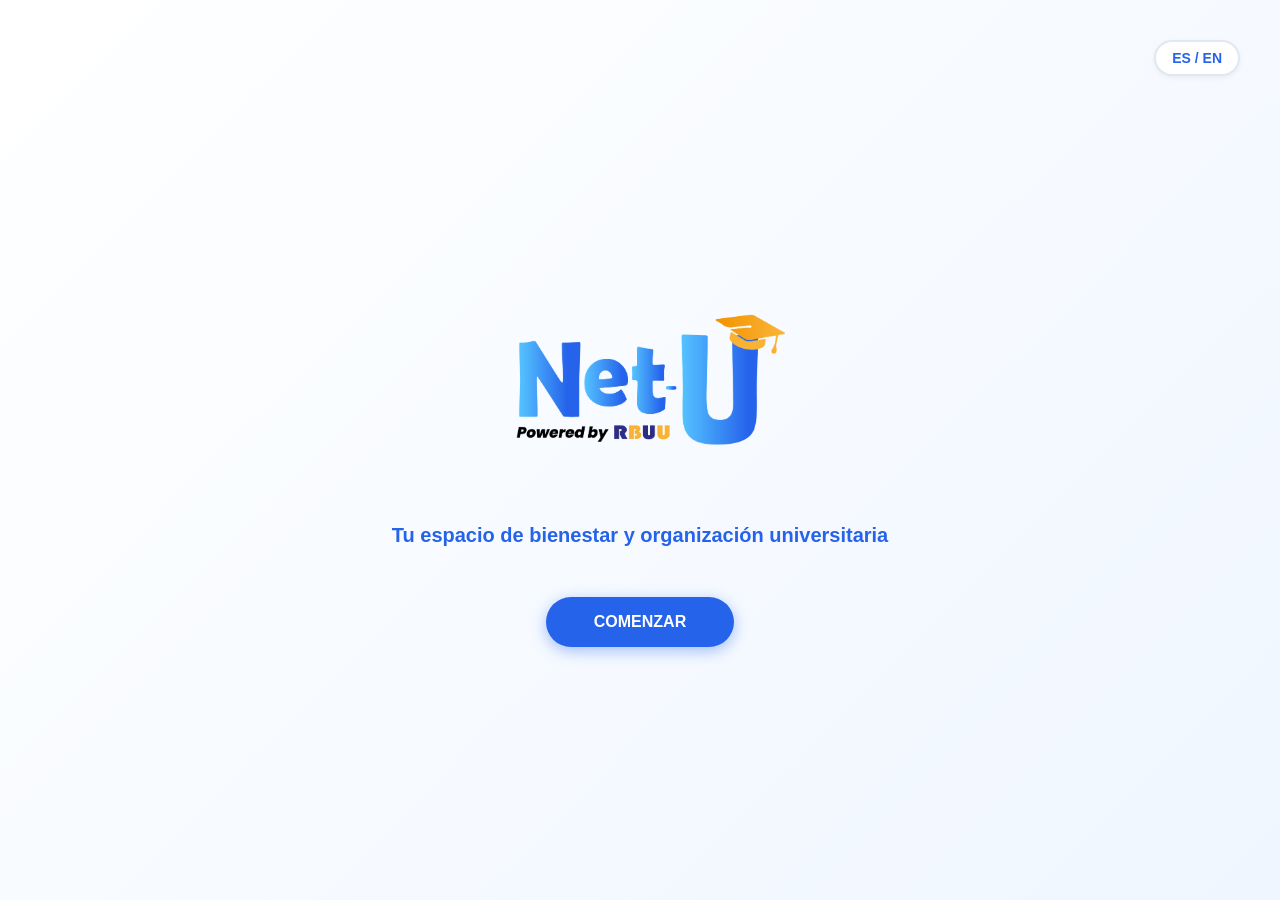
<file: index.html>
<!DOCTYPE html>
<html lang="es">
<head>
    <meta charset="UTF-8">
    <meta name="viewport" content="width=device-width, initial-scale=1.0">
    <title>Net-U App - Bienvenida</title>
    <link rel="icon" type="image/png" href="assets/images/LOGONET-U_tr_05.png">
    <style>
        :root {
            --rbuu-blue: #2563EB;
            --rbuu-light: #EFF6FF;
            --text-main: #0F172A;
        }

        * {
            margin: 0;
            padding: 0;
            box-sizing: border-box;
        }

        body {
            font-family: -apple-system, BlinkMacSystemFont, "Segoe UI", Roboto, sans-serif;
            background-color: var(--rbuu-light);
            display: flex;
            justify-content: center;
            align-items: center;
            height: 100vh;
            overflow: hidden;
            margin: 0;
        }

        .mobile-container {
            width: 100%;
            height: 100vh;
            background: linear-gradient(135deg, #FFFFFF, var(--rbuu-light));
            display: flex;
            flex-direction: column;
            justify-content: center;
            align-items: center;
            position: relative;
            overflow: hidden;
        }

        #particles-container {
            position: absolute;
            top: 0;
            left: 0;
            width: 100%;
            height: 100%;
            z-index: 1;
            pointer-events: none;
        }

        .floating-item {
            position: absolute;
            bottom: -10%;
            opacity: 0;
            animation: floatUp linear infinite;
        }

        .ui-layer {
            z-index: 2;
            display: flex;
            flex-direction: column;
            align-items: center;
            width: 100%;
            max-width: 600px;
            padding: 0 20px;
        }

        .lang-switch {
            position: absolute;
            top: 20px;
            right: 20px;
            background-color: #FFFFFF;
            color: var(--rbuu-blue);
            border: 2px solid #E2E8F0;
            padding: 6px 12px;
            border-radius: 20px;
            font-size: 12px;
            font-weight: 700;
            cursor: pointer;
            box-shadow: 0 2px 5px rgba(0,0,0,0.05);
            z-index: 3;
        }

        .logo-animado {
            width: 220px;
            max-width: 70%;
            height: auto;
            animation: popIn 1s cubic-bezier(0.175, 0.885, 0.32, 1.275) forwards;
        }

        .slogan {
            color: var(--rbuu-blue);
            font-size: 15px;
            font-weight: 600;
            margin-top: 20px;
            margin-bottom: 40px;
            text-align: center;
            opacity: 0;
            animation: fadeIn 0.8s ease forwards 0.5s;
        }

        .btn-entrar {
            background-color: var(--rbuu-blue);
            color: white;
            border: none;
            padding: 16px 48px;
            border-radius: 30px;
            font-weight: 800;
            font-size: 16px;
            cursor: pointer;
            box-shadow: 0 4px 15px rgba(37, 99, 235, 0.4);
            opacity: 0;
            animation: fadeIn 0.5s ease forwards 1s, pulseBtn 2s infinite 1.5s;
        }

        @keyframes floatUp {
            0% {
                transform: translateY(0) rotate(0deg);
                opacity: 0;
            }

            10% {
                opacity: 0.6;
            }

            90% {
                opacity: 0.6;
            }

            100% {
                transform: translateY(-110vh) rotate(360deg);
                opacity: 0;
            }
        }

        @keyframes popIn {
            0% {
                opacity: 0;
                transform: scale(0.5);
            }

            100% {
                opacity: 1;
                transform: scale(1);
            }
        }

        @keyframes fadeIn {
            to {
                opacity: 1;
            }
        }

        @keyframes pulseBtn {
            0% {
                transform: scale(1);
                box-shadow: 0 4px 15px rgba(37, 99, 235, 0.4);
            }

            50% {
                transform: scale(1.05);
                box-shadow: 0 8px 20px rgba(37, 99, 235, 0.6);
            }

            100% {
                transform: scale(1);
                box-shadow: 0 4px 15px rgba(37, 99, 235, 0.4);
            }
        }

        @media (min-width: 768px) {
            .logo-animado {
                width: 320px;
            }

            .slogan {
                font-size: 20px;
                margin-top: 30px;
                margin-bottom: 50px;
            }

            .lang-switch {
                top: 40px;
                right: 40px;
                font-size: 14px;
                padding: 8px 16px;
            }
        }
    </style>
</head>
<body>

    <div class="mobile-container">
        <div id="particles-container"></div>
        <button id="btn-traduccion" class="lang-switch" data-i18n="btn_lang">ES / EN</button>
        <div class="ui-layer">
            <img src="assets/images/LOGONET-U_tr_04.png" alt="Net-U Logo" class="logo-animado">
            <p class="slogan" data-i18n="intro_slogan">Tu espacio de bienestar y organización universitaria</p>

            <!-- Redirección directa al menú -->
            <button class="btn-entrar" onclick="window.location.href='inicio.html'" data-i18n="intro_entrar">COMENZAR</button>
        </div>
    </div>

    <script src="traduccion.js"></script>
    <script>
        function crearParticulas() {
            const container = document.getElementById('particles-container');
            const iconos = ['📚', '🎓', '💡', '💻', '✏️', '🧠', '✨', '🎯'];
            const cantidad = 15;

            for (let i = 0; i < cantidad; i++) {
                let particula = document.createElement('div');
                particula.className = 'floating-item';
                particula.innerText = iconos[Math.floor(Math.random() * iconos.length)];
                particula.style.left = Math.random() * 90 + 5 + '%';
                particula.style.fontSize = Math.floor(Math.random() * 20 + 15) + 'px';
                particula.style.animationDuration = Math.random() * 6 + 6 + 's';
                particula.style.animationDelay = Math.random() * 5 + 's';
                particula.style.filter = `opacity(${Math.random() * 0.5 + 0.2})`;
                container.appendChild(particula);
            }
        }

        document.addEventListener('DOMContentLoaded', () => {
            crearParticulas();

            // Salta automáticamente a inicio.html después de 8 segundos
            setTimeout(() => {
                window.location.href = 'inicio.html';
            }, 8000);
        });
    </script>
</body>
</html>
</file>
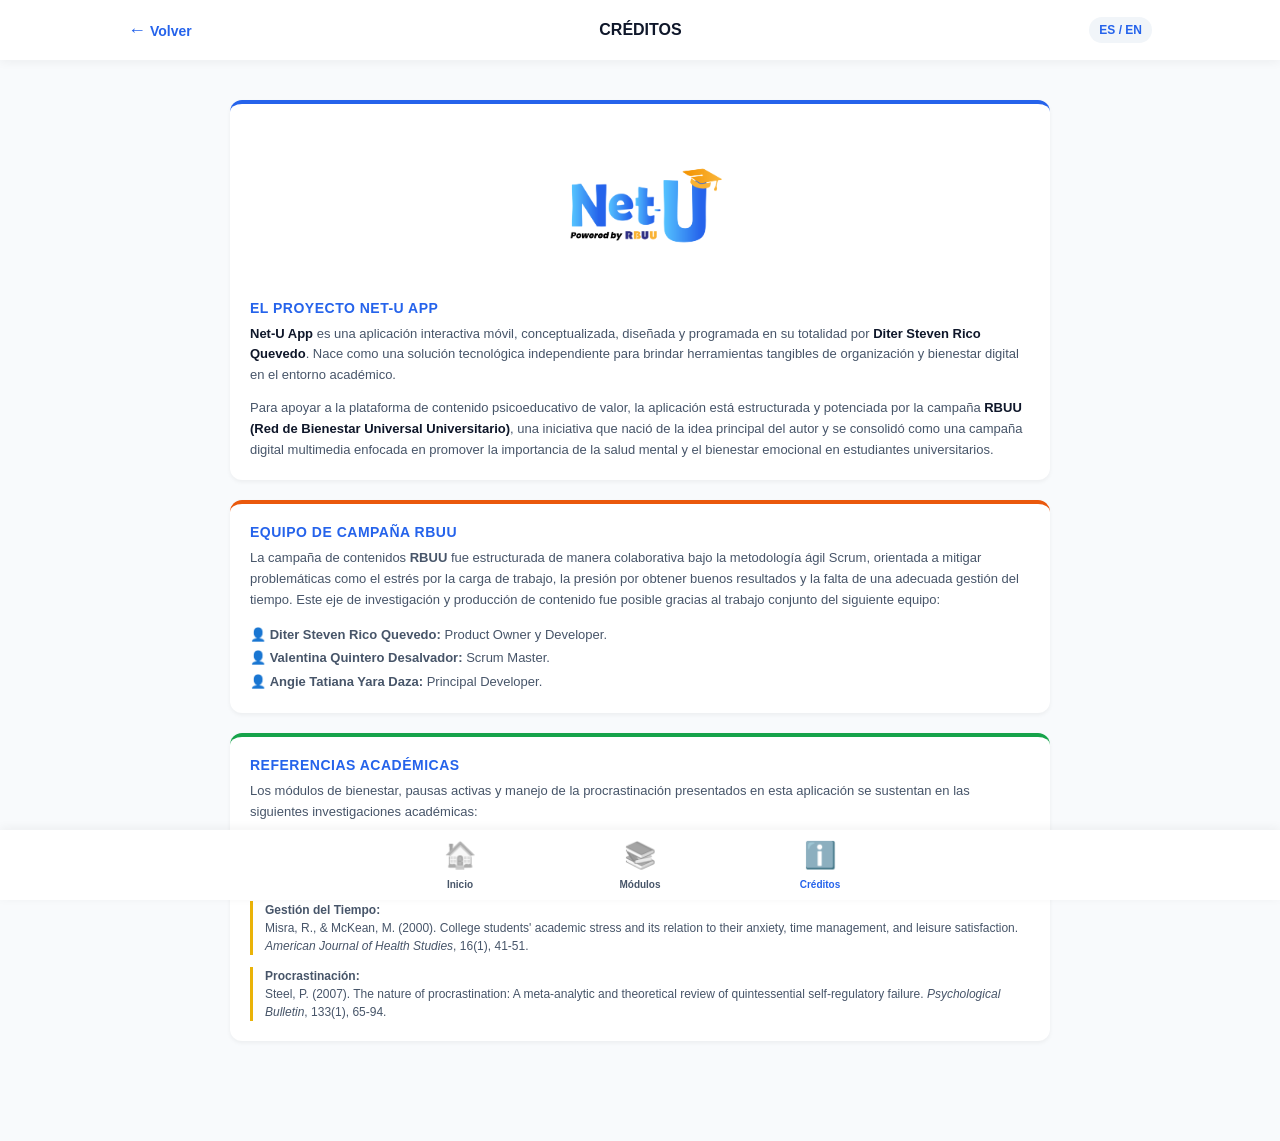
<file: creditos.html>
﻿<!DOCTYPE html>
<html lang="es">
<head>
    <link rel="icon" type="image/png" href="assets/images/LOGO_U.png">
    <meta charset="UTF-8">
    <meta name="viewport" content="width=device-width, initial-scale=1.0">
    <title>Net-U App - Créditos</title>

    <style>
        /* ================= VARIABLES ================= */
        :root {
            --bg-app: #F8FAFC;
            --bg-card: #FFFFFF;
            --text-main: #0F172A;
            --text-muted: #475569;
            --rbuu-blue: #2563EB;
            --rbuu-green: #16A34A;
            --rbuu-orange: #EA580C;
            --rbuu-yellow: #EAB308;
            --shadow-sm: 0 2px 4px rgba(0,0,0,0.05);
        }

        * {
            margin: 0;
            padding: 0;
            box-sizing: border-box;
        }

        body {
            font-family: -apple-system, BlinkMacSystemFont, "Segoe UI", Roboto, sans-serif;
            background-color: var(--bg-app);
            color: var(--text-main); /* Recupera el color de todos los textos */
            margin: 0;
            display: flex;
            flex-direction: column;
            align-items: center;
        }

        /* ================= HEADER ================= */
        .top-header {
            background-color: var(--bg-card);
            width: 100%;
            height: 60px;
            position: fixed;
            top: 0;
            display: flex;
            justify-content: space-between;
            align-items: center;
            padding: 0 20px;
            z-index: 1000;
            box-shadow: 0 2px 10px rgba(0,0,0,0.05);
            box-sizing: border-box;
        }

        .btn-back {
            text-decoration: none;
            color: var(--rbuu-blue);
            font-weight: 600;
            font-size: 14px;
            white-space: nowrap;
        }

        .header-title {
            font-size: 16px;
            font-weight: 700;
            color: var(--text-main);
            text-align: center;
            flex-grow: 1;
        }
        .header-actions {
            display: flex;
            align-items: center;
            gap: 10px;
        }
        .btn-profile {
            text-decoration: none;
            background-color: #F1F5F9;
            width: 32px;
            height: 32px;
            border-radius: 50%;
            display: flex;
            justify-content: center;
            align-items: center;
            font-size: 16px;
            box-shadow: 0 2px 4px rgba(0,0,0,0.05);
        }

        .btn-lang {
            background-color: #F1F5F9;
            color: var(--rbuu-blue);
            border: none;
            padding: 6px 10px;
            font-size: 12px;
            font-weight: 700;
            border-radius: 20px;
            cursor: pointer;
        }

        /* ================= CUERPO PRINCIPAL ================= */
        .app-content {
            width: 100%;
            max-width: 900px;
            min-height: 100vh;
            padding: 80px 20px 90px 20px;
            display: flex;
            flex-direction: column;
            gap: 20px;
            box-sizing: border-box;
        }

        .info-card {
            background-color: var(--bg-card);
            border-radius: 12px;
            padding: 20px;
            box-shadow: var(--shadow-sm);
        }

            .info-card h3 {
                font-size: 14px;
                color: var(--rbuu-blue);
                margin-bottom: 8px;
                text-transform: uppercase;
                letter-spacing: 0.5px;
            }

            .info-card p {
                font-size: 13px;
                color: var(--text-muted);
                line-height: 1.6;
                margin-bottom: 12px;
            }

                .info-card p:last-child {
                    margin-bottom: 0;
                }

        .highlight-text {
            font-weight: 600;
            color: var(--text-main);
        }

        .ref-list {
            list-style: none;
            display: flex;
            flex-direction: column;
            gap: 12px;
        }

        .ref-item {
            font-size: 12px;
            color: var(--text-muted);
            line-height: 1.5;
            padding-left: 12px;
            border-left: 3px solid var(--rbuu-yellow);
        }

        /* ================= NAVEGACIÓN INFERIOR ================= */
        .bottom-nav {
            background-color: var(--bg-card);
            width: 100%;
            height: 70px;
            position: fixed;
            bottom: 0;
            display: flex;
            justify-content: space-around;
            align-items: center;
            box-shadow: 0 -2px 10px rgba(0,0,0,0.05);
            z-index: 1000;
        }

        .nav-item {
            text-decoration: none;
            color: #475569;
            display: flex;
            flex-direction: column;
            align-items: center;
            width: 33%; /* Ajuste base para celular */
            font-size: 10px;
            font-weight: 600;
        }

            .nav-item.active {
                color: var(--rbuu-blue);
            }

        .icon-placeholder {
            font-size: 22px;
            filter: grayscale(100%);
            opacity: 0.6;
            margin-bottom: 4px;
        }

        .nav-item.active .icon-placeholder {
            filter: grayscale(0%);
            opacity: 1;
        }
        @media (min-width: 768px) {
            .top-header {
                padding: 0 10%;
            }

            .bottom-nav {
                justify-content: center;
                gap: 80px;
            }

            .nav-item {
                font-size: 14px;
                width: auto;
                min-width: 100px;
            }

                .nav-item .icon-placeholder {
                    font-size: 26px;
                }

            .app-content {
                padding: 100px 40px 100px 40px;
            }
        }
    </style>
</head>
<body>

    <header class="top-header">
        <a href="inicio.html" class="btn-back" data-i18n="nav_volver">
            <span style="font-size: 18px;">←</span> Volver
        </a>
        <h1 class="header-title" data-i18n="c_header_title">CRÉDITOS</h1>
        <button id="btn-traduccion" class="btn-lang" data-i18n="btn_lang">ES / EN</button>
    </header>

    <main class="app-content">

        <!-- Origen del Proyecto -->
        <div class="info-card" style="border-top: 4px solid var(--rbuu-blue);">
            <div style="display: flex; justify-content: center; margin-bottom: 20px; padding: 10px 0;">
                <img src="assets/images/LOGONET-U_tr_04.png" alt="Logo Net-U App" style="width: 180px; max-width: 80%; height: auto; object-fit: contain;">
            </div>

            <h3 data-i18n="c_c1_title">El Proyecto Net-U App</h3>
            <p data-i18n="c_c1_p1">
                <span class="highlight-text">Net-U App</span> es una aplicación interactiva móvil, conceptualizada, diseñada y programada en su totalidad por <span class="highlight-text">Diter Steven Rico Quevedo</span>. Nace como una solución tecnológica independiente para brindar herramientas tangibles de organización y bienestar digital en el entorno académico.
            </p>
            <p data-i18n="c_c1_p2">
                Para apoyar a la plataforma de contenido psicoeducativo de valor, la aplicación está estructurada y potenciada por la campaña <span class="highlight-text">RBUU (Red de Bienestar Universal Universitario)</span>, una iniciativa que nació de la idea principal del autor y se consolidó como una campaña digital multimedia enfocada en promover la importancia de la salud mental y el bienestar emocional en estudiantes universitarios.
            </p>
        </div>

        <!-- Créditos del equipo RBUU -->
        <div class="info-card" style="border-top: 4px solid var(--rbuu-orange);">
            <h3 data-i18n="c_c2_title">Equipo de Campaña RBUU</h3>
            <p data-i18n="c_c2_p1">
                La campaña de contenidos <strong>RBUU</strong> fue estructurada de manera colaborativa bajo la metodología ágil Scrum, orientada a mitigar problemáticas como el estrés por la carga de trabajo, la presión por obtener buenos resultados y la falta de una adecuada gestión del tiempo. Este eje de investigación y producción de contenido fue posible gracias al trabajo conjunto del siguiente equipo:
            </p>
            <ul style="list-style: none; font-size: 13px; color: var(--text-muted); line-height: 1.8;">
                <li data-i18n="c_c2_li1">👤 <strong>Diter Steven Rico Quevedo:</strong> Product Owner y Developer.</li>
                <li data-i18n="c_c2_li2">👤 <strong>Valentina Quintero Desalvador:</strong> Scrum Master.</li>
                <li data-i18n="c_c2_li3">👤 <strong>Angie Tatiana Yara Daza:</strong> Principal Developer.</li>
            </ul>
        </div>

        <!-- Referencias Académicas APA -->
        <div class="info-card" style="border-top: 4px solid var(--rbuu-green);">
            <h3 data-i18n="c_c3_title">Referencias Académicas</h3>
            <p data-i18n="c_c3_p1">
                Los módulos de bienestar, pausas activas y manejo de la procrastinación presentados en esta aplicación se sustentan en las siguientes investigaciones académicas:
            </p>
            <ul class="ref-list">
                <li class="ref-item" data-i18n="c_c3_ref1">
                    <strong>Estrés Académico:</strong><br>
                    Barraza, A. (2007). El estrés académico en alumnos de educación media superior: Un estudio comparativo. <em>Revista Electrónica Psicología Científica</em>
                </li>
                <li class="ref-item" data-i18n="c_c3_ref2">
                    <strong>Gestión del Tiempo:</strong><br>
                    Misra, R., & McKean, M. (2000). College students' academic stress and its relation to their anxiety, time management, and leisure satisfaction. <em>American Journal of Health Studies</em>, 16(1), 41-51.
                </li>
                <li class="ref-item" data-i18n="c_c3_ref3">
                    <strong>Procrastinación:</strong><br>
                    Steel, P. (2007). The nature of procrastination: A meta-analytic and theoretical review of quintessential self-regulatory failure. <em>Psychological Bulletin</em>, 133(1), 65-94.
                </li>
            </ul>
        </div>

    </main>

    <nav class="bottom-nav">
        <a href="inicio.html" class="nav-item">
            <span class="icon-placeholder">🏠</span>
            <span style="font-size: 10px; font-weight: 600; margin-top: 4px;" data-i18n="nav_inicio">Inicio</span>
        </a>
        <a href="modulos.html" class="nav-item">
            <span class="icon-placeholder">📚</span>
            <span style="font-size: 10px; font-weight: 600; margin-top: 4px;" data-i18n="nav_modulos">Módulos</span>
        </a>
        <a href="creditos.html" class="nav-item active">
            <span class="icon-placeholder">ℹ️</span>
            <span style="font-size: 10px; font-weight: 600; margin-top: 4px;" data-i18n="nav_creditos">Créditos</span>
        </a>
    </nav>

    <!-- IMPORTANTE: Llamar al script de traducción -->
    <script src="traduccion.js"></script>
</body>
</html>
</file>
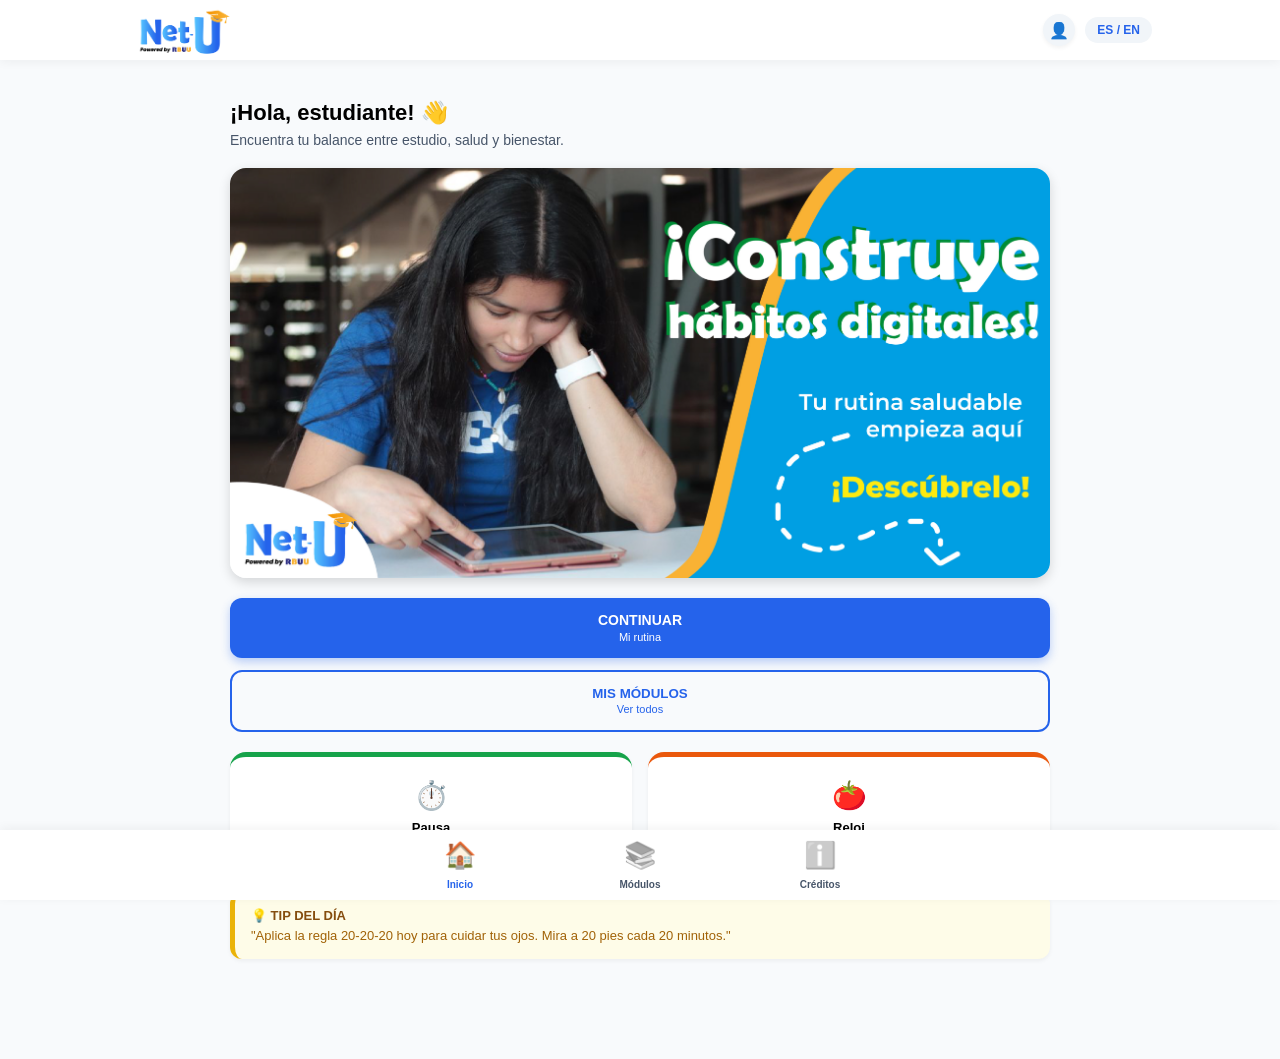
<file: inicio.html>
﻿<!DOCTYPE html>
<html lang="es">
<head>
    <meta charset="UTF-8">
    <meta name="viewport" content="width=device-width, initial-scale=1.0">
    <title>Net-U App - Inicio Color</title>
    
    <link rel="icon" type="image/png" href="assets/images/LOGO_U.png">

    <style>
        /* ================= VARIABLES ================= */
        :root {
            --bg-app: #F8FAFC;
            --bg-card: #FFFFFF;
            --text-main: #0F172A;
            --text-muted: #475569;
            /* Colores Identidad RBUU */
            --rbuu-blue: #2563EB;
            --rbuu-green: #16A34A;
            --rbuu-orange: #EA580C;
            --rbuu-yellow: #EAB308;
            --shadow-sm: 0 2px 4px rgba(0,0,0,0.05);
            --shadow-md: 0 4px 12px rgba(0,0,0,0.15);
        }

        * {
            margin: 0;
            padding: 0;
            box-sizing: border-box;
        }

        body {
            font-family: -apple-system, BlinkMacSystemFont, "Segoe UI", Roboto, sans-serif;
            background-color: var(--bg-app);
            margin: 0;
            display: flex;
            flex-direction: column;
            align-items: center; /* Mantiene el contenido centrado en PC */
        }

        /* HEADER BLANCO CON SOMBRA */
        .top-header {
            background-color: var(--bg-card);
            width: 100%;
            height: 60px;
            position: fixed;
            top: 0;
            display: flex;
            justify-content: space-between;
            align-items: center;
            padding: 0 20px;
            z-index: 1000;
            box-shadow: 0 2px 10px rgba(0,0,0,0.05);
            box-sizing: border-box;
        }

        .btn-lang {
            background-color: #F1F5F9;
            color: var(--rbuu-blue);
            border: none;
            padding: 6px 12px;
            font-size: 12px;
            font-weight: 700;
            border-radius: 20px;
            cursor: pointer;
        }

        /* CUERPO CON FONDO CLARO */
        .app-content {
            width: 100%;
            max-width: 900px; /* En móvil será 100%, en PC no pasará de 900px para que los textos sean legibles */
            min-height: 100vh;
            padding: 80px 20px 90px 20px;
            display: flex;
            flex-direction: column;
            gap: 20px;
            box-sizing: border-box;
        }

        .welcome-text h2 {
            font-size: 22px;
            margin-bottom: 6px;
        }

        .welcome-text p {
            font-size: 14px;
            color: var(--text-muted);
        }

        /* BOTONES */
        .action-buttons {
            display: flex;
            flex-direction: column;
            gap: 12px;
        }

        .btn-primary {
            background-color: var(--rbuu-blue);
            color: #ffffff;
            border: none;
            width: 100%;
            padding: 14px;
            border-radius: 12px;
            font-size: 14px;
            font-weight: 700;
            box-shadow: 0 4px 10px rgba(37, 99, 235, 0.3);
            cursor: pointer;
        }

        .btn-subtext {
            font-size: 11px;
            font-weight: normal;
        }

        .btn-secondary {
            background-color: transparent;
            color: var(--rbuu-blue);
            border: 2px solid var(--rbuu-blue);
            width: 100%;
            padding: 14px;
            border-radius: 12px;
            font-weight: 700;
            cursor: pointer;
        }

        /* ================= FLIP CARDS 3D ================= */
        .shortcuts-grid {
            display: flex;
            gap: 16px;
            perspective: 1000px; /* Activa la profundidad 3D */
        }

        .flip-card {
            flex: 1;
            height: 120px;
            cursor: pointer;
        }

        .flip-card-inner {
            position: relative;
            width: 100%;
            height: 100%;
            text-align: center;
            transition: transform 0.6s cubic-bezier(0.4, 0.2, 0.2, 1);
            transform-style: preserve-3d;
        }

        .flip-card.is-flipped .flip-card-inner {
            transform: rotateY(180deg);
        }

        .flip-card-front, .flip-card-back {
            position: absolute; /* Evita que los textos se apilen */
            top: 0;
            left: 0;
            width: 100%;
            height: 100%;
            -webkit-backface-visibility: hidden;
            backface-visibility: hidden;
            border-radius: 16px;
            padding: 10px;
            display: flex;
            flex-direction: column;
            justify-content: center;
            align-items: center;
            box-shadow: var(--shadow-sm);
        }

        .flip-card-front {
            background-color: var(--bg-card);
        }

        .flip-card-back {
            transform: rotateY(180deg);
            background-color: #F1F5F9;
        }

        /* Bordes RBUU */
        .card-green {
            border-top: 5px solid var(--rbuu-green);
        }

        .card-orange {
            border-top: 5px solid var(--rbuu-orange);
        }

        /* TIP AMARILLO */
        .daily-tip {
            background-color: #FEFCE8;
            border-left: 5px solid var(--rbuu-yellow);
            border-radius: 12px;
            padding: 16px;
            box-shadow: var(--shadow-sm);
        }

            .daily-tip h3 {
                font-size: 13px;
                color: #854D0E;
                margin-bottom: 5px;
            }

            .daily-tip p {
                font-size: 13px;
                color: #A16207;
            }

        /* NAVEGACIÓN INFERIOR BLANCA */
        .bottom-nav {
            background-color: var(--bg-card);
            width: 100%;
            height: 70px;
            position: fixed;
            bottom: 0;
            display: flex;
            justify-content: space-around;
            align-items: center;
            box-shadow: 0 -2px 10px rgba(0,0,0,0.05);
            z-index: 1000;
        }

        .nav-item {
            text-decoration: none;
            color: #475569;
            display: flex;
            flex-direction: column;
            align-items: center;
            width: 33%; /* Ajuste base para celular */
            font-size: 10px;
            font-weight: 600;
        }

            .nav-item.active {
                color: var(--rbuu-blue);
            }

        .icon-placeholder {
            font-size: 22px;
            filter: grayscale(100%);
            opacity: 0.6;
            margin-bottom: 4px;
        }

        .nav-item.active .icon-placeholder {
            filter: grayscale(0%);
            opacity: 1;
        }

        .header-actions {
            display: flex;
            align-items: center;
            gap: 10px;
        }

        .btn-profile {
            text-decoration: none;
            background-color: #F1F5F9;
            width: 32px;
            height: 32px;
            border-radius: 50%;
            display: flex;
            justify-content: center;
            align-items: center;
            font-size: 16px;
            box-shadow: var(--shadow-sm);
            transition: transform 0.2s;
        }

            .btn-profile:active {
                transform: scale(0.9);
            }
        /* 2. MEDIA QUERIES (La magia que transforma la app en Tablets y PC) */
        @media (min-width: 768px) {
            .top-header {
                padding: 0 10%;
            }

            .bottom-nav {
                justify-content: center;
                gap: 80px;
            }

            .nav-item {
                font-size: 14px;
                width: auto;
                min-width: 100px;
            }

                .nav-item .icon-placeholder {
                    font-size: 26px;
                }

            .app-content {
                padding: 100px 40px 100px 40px;
            }
        }
    </style>
</head>
<body>

    <header class="top-header">
        <a href="index.html" class="logo-box" style="display: flex; align-items: center; height: 100%; text-decoration: none;">
            <img src="assets/images/LOGONET-U_tr_04.png" alt="Logo Net-U App" style="height: 80px; width: auto; max-width: 140px; object-fit: contain;">
        </a>
        <div class="header-actions">
            <!-- Botón de Perfil -->
            <a href="perfil.html" class="btn-profile" id="header-avatar">👤</a>
            <!-- Botón de Idioma -->
            <button id="btn-traduccion" class="btn-lang" data-i18n="btn_lang">ES / EN</button>
        </div>
    </header>

    <main class="app-content">
        <section class="welcome-text">
            <h2 data-i18n="txt_hola">¡Hola, estudiante! 👋</h2>
            <p data-i18n="txt_bienvenida">Encuentra tu balance entre estudio, salud y bienestar.</p>
        </section>

        <div class="hero-banner" style="width: 100%; border-radius: 16px; overflow: hidden; box-shadow: 0 4px 12px rgba(0,0,0,0.15); display: flex; background: none; padding: 0;">
            <img src="assets/images/BannerInicioNetU.jpg" data-i18n="img_banner" alt="Banner Net-U" style="width: 100%; height: auto; display: block; object-fit: cover;">
        </div>

        <div class="action-buttons">
            <button id="btn-continuar" class="btn-primary">
                <span data-i18n="btn_continuar">CONTINUAR</span><br>
                <span class="btn-subtext" data-i18n="txt_rutina">Mi rutina</span>
            </button>
            <button class="btn-secondary" onclick="window.location.href='modulos.html'">
                <span data-i18n="btn_mis_modulos">MIS MÓDULOS</span><br>
                <span class="btn-subtext" data-i18n="txt_ver_todos">Ver todos</span>
            </button>
        </div>

        <div class="shortcuts-grid">

            <!-- Atajo 1: Pausa Activa -->
            <div class="flip-card" id="card-timer">
                <div class="flip-card-inner">
                    <!-- Frente -->
                    <div class="flip-card-front card-green">
                        <span style="font-size: 28px; margin-bottom: 8px;">⏱️</span>
                        <p style="font-size: 13px; font-weight: 600;" data-i18n="card_pausa_tit">Pausa<br>Activa</p>
                    </div>
                    <!-- Dorso -->
                    <div class="flip-card-back card-green">
                        <p style="font-size: 11px; font-weight: 500; color: #475569; line-height: 1.4;" data-i18n="card_pausa_desc">Rutina de 5 min para estirar y relajar tu cuerpo.</p>
                    </div>
                </div>
            </div>

            <!-- Atajo 2: Pomodoro -->
            <div class="flip-card" id="card-pomodoro">
                <div class="flip-card-inner">
                    <!-- Frente -->
                    <div class="flip-card-front card-orange">
                        <span style="font-size: 28px; margin-bottom: 8px;">🍅</span>
                        <p style="font-size: 13px; font-weight: 600;" data-i18n="card_pomo_tit">Reloj<br>Pomodoro</p>
                    </div>
                    <!-- Dorso -->
                    <div class="flip-card-back card-orange">
                        <p style="font-size: 11px; font-weight: 500; color: #475569; line-height: 1.4;" data-i18n="card_pomo_desc">Técnica: 25 min de enfoque x 5 min de descanso.</p>
                    </div>
                </div>
            </div>

        </div>

        <section class="daily-tip">
            <h3 data-i18n="tip_titulo">💡 TIP DEL DÍA</h3>
            <p data-i18n="tip_desc">"Aplica la regla 20-20-20 hoy para cuidar tus ojos. Mira a 20 pies cada 20 minutos."</p>
        </section>
    </main>

    <nav class="bottom-nav">
        <!-- Cambiamos <button> por <a> para eliminar los bordes por defecto -->
        <a href="index.html" class="nav-item active">
            <span class="icon-placeholder">🏠</span>
            <span style="font-size: 10px; font-weight: 600; margin-top: 4px;" data-i18n="nav_inicio">Inicio</span>
        </a>
        <a href="modulos.html" class="nav-item">
            <span class="icon-placeholder">📚</span>
            <span style="font-size: 10px; font-weight: 600; margin-top: 4px;" data-i18n="nav_modulos">Módulos</span>
        </a>
        <a href="creditos.html" class="nav-item">
            <span class="icon-placeholder">ℹ️</span>
            <span style="font-size: 10px; font-weight: 600; margin-top: 4px;" data-i18n="nav_creditos">Créditos</span>
        </a>
    </nav>

    <script>
        document.addEventListener('DOMContentLoaded', () => {
            const cards = document.querySelectorAll('.flip-card');
            cards.forEach(card => {
                card.addEventListener('click', () => {
                    card.classList.toggle('is-flipped');
                });
            });
        });
    </script>
    <script>
        document.addEventListener('DOMContentLoaded', () => {
            const btnContinuar = document.getElementById('btn-continuar');
            if (btnContinuar) {
                btnContinuar.addEventListener('click', (e) => {
                    e.preventDefault();
                    const ultimoModulo = localStorage.getItem('ultimoModuloGuardado');
                    if (ultimoModulo) {
                        window.location.href = ultimoModulo;
                    } else {
                        window.location.href = 'modulos.html';
                    }
                });
            }
        });
    </script>
    <script src="traduccion.js"></script>
    <script>
        document.addEventListener('DOMContentLoaded', () => {
            const savedAvatar = localStorage.getItem('netu_avatar');
            const headerAvatar = document.getElementById('header-avatar');
            if (savedAvatar && headerAvatar) {
                headerAvatar.textContent = savedAvatar;
            }
        });
    </script>
</body>
</html>
</file>
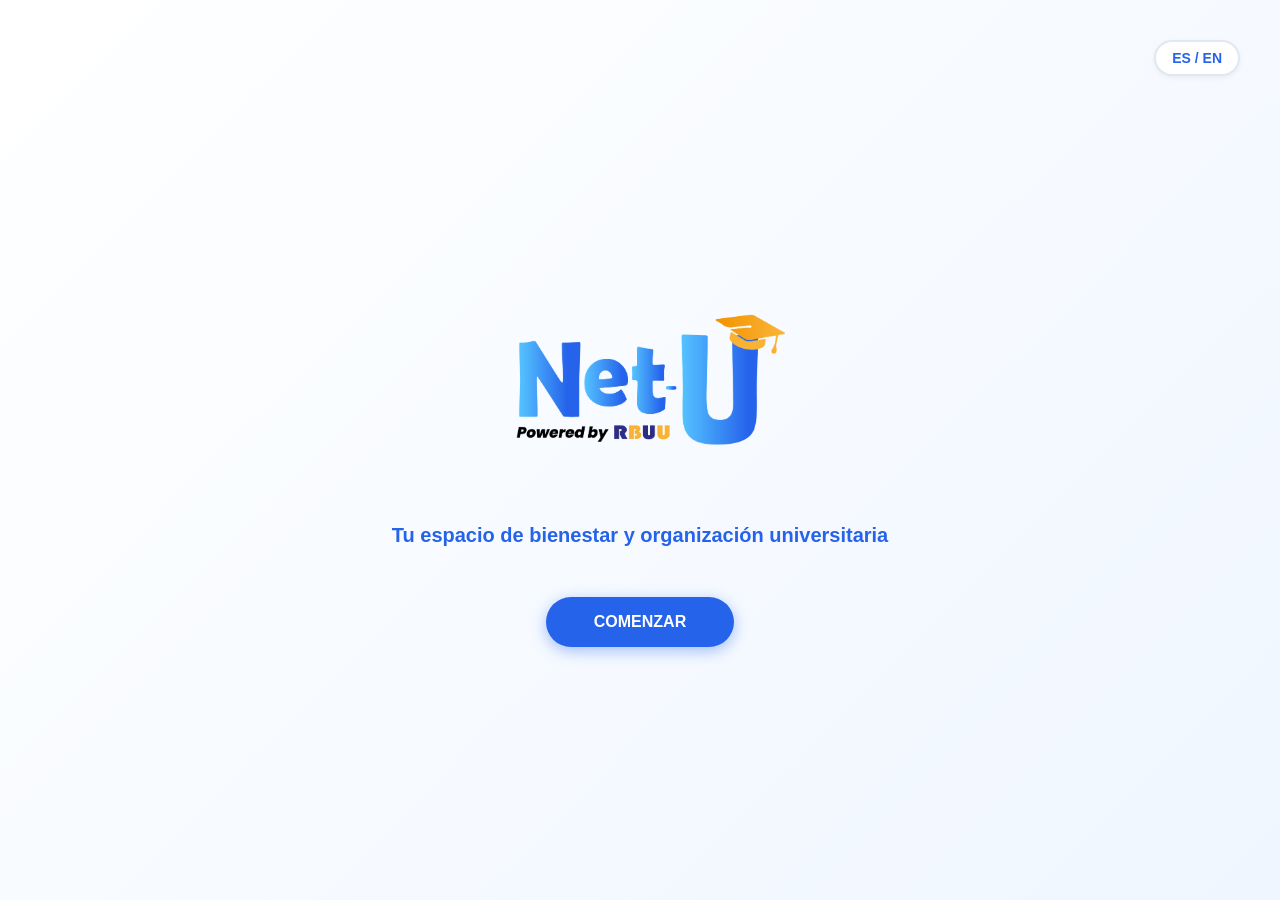
<file: intro.html>
<!DOCTYPE html>
<html lang="es">
<head>
    <meta charset="UTF-8">
    <meta name="viewport" content="width=device-width, initial-scale=1.0">
    <title>Net-U App - Bienvenida</title>
    <link rel="icon" type="image/png" href="assets/images/LOGONET-U_tr_05.png">
    <style>
        :root {
            --rbuu-blue: #2563EB;
            --rbuu-light: #EFF6FF;
            --text-main: #0F172A;
        }

        * {
            margin: 0;
            padding: 0;
            box-sizing: border-box;
        }

        body {
            font-family: -apple-system, BlinkMacSystemFont, "Segoe UI", Roboto, sans-serif;
            background-color: var(--rbuu-light);
            display: flex;
            justify-content: center;
            align-items: center;
            height: 100vh;
            overflow: hidden;
            margin: 0;
        }

        /* 1. CONTENEDOR PRINCIPAL FLUIDO (100% en todos los dispositivos) */
        .mobile-container {
            width: 100%;
            height: 100vh;
            background: linear-gradient(135deg, #FFFFFF, var(--rbuu-light));
            display: flex;
            flex-direction: column;
            justify-content: center;
            align-items: center;
            position: relative;
            overflow: hidden;
        }

        /* 2. SISTEMA DE PARTÍCULAS */
        #particles-container {
            position: absolute;
            top: 0;
            left: 0;
            width: 100%;
            height: 100%;
            z-index: 1;
            pointer-events: none;
        }

        .floating-item {
            position: absolute;
            bottom: -10%;
            opacity: 0;
            animation: floatUp linear infinite;
        }

        /* 3. CAPA DE INTERFAZ (Logo, eslogan y botón) */
        .ui-layer {
            z-index: 2;
            display: flex;
            flex-direction: column;
            align-items: center;
            width: 100%;
            max-width: 600px;
            padding: 0 20px;
        }

        .lang-switch {
            position: absolute;
            top: 20px;
            right: 20px;
            background-color: #FFFFFF;
            color: var(--rbuu-blue);
            border: 2px solid #E2E8F0;
            padding: 6px 12px;
            border-radius: 20px;
            font-size: 12px;
            font-weight: 700;
            cursor: pointer;
            box-shadow: 0 2px 5px rgba(0,0,0,0.05);
            z-index: 3;
        }

        .logo-animado {
            width: 220px;
            max-width: 70%;
            height: auto;
            animation: popIn 1s cubic-bezier(0.175, 0.885, 0.32, 1.275) forwards;
        }

        .slogan {
            color: var(--rbuu-blue);
            font-size: 15px;
            font-weight: 600;
            margin-top: 20px;
            margin-bottom: 40px;
            text-align: center;
            opacity: 0;
            animation: fadeIn 0.8s ease forwards 0.5s;
        }

        .btn-entrar {
            background-color: var(--rbuu-blue);
            color: white;
            border: none;
            padding: 16px 48px;
            border-radius: 30px;
            font-weight: 800;
            font-size: 16px;
            cursor: pointer;
            box-shadow: 0 4px 15px rgba(37, 99, 235, 0.4);
            opacity: 0;
            animation: fadeIn 0.5s ease forwards 1s, pulseBtn 2s infinite 1.5s;
        }

        /* ANIMACIONES */
        @keyframes floatUp {
            0% {
                transform: translateY(0) rotate(0deg);
                opacity: 0;
            }

            10% {
                opacity: 0.6;
            }

            90% {
                opacity: 0.6;
            }

            100% {
                transform: translateY(-110vh) rotate(360deg);
                opacity: 0;
            }
        }

        @keyframes popIn {
            0% {
                opacity: 0;
                transform: scale(0.5);
            }

            100% {
                opacity: 1;
                transform: scale(1);
            }
        }

        @keyframes fadeIn {
            to {
                opacity: 1;
            }
        }

        @keyframes pulseBtn {
            0% {
                transform: scale(1);
                box-shadow: 0 4px 15px rgba(37, 99, 235, 0.4);
            }

            50% {
                transform: scale(1.05);
                box-shadow: 0 8px 20px rgba(37, 99, 235, 0.6);
            }

            100% {
                transform: scale(1);
                box-shadow: 0 4px 15px rgba(37, 99, 235, 0.4);
            }
        }

        /* 4. RESPONSIVIDAD PARA PC Y TABLET (Media Queries) */
        @media (min-width: 768px) {
            .logo-animado {
                width: 320px; /* Hace el logo más grande en monitores */
            }

            .slogan {
                font-size: 20px; /* Texto más grande para lectura en PC */
                margin-top: 30px;
                margin-bottom: 50px;
            }

            .lang-switch {
                top: 40px;
                right: 40px; /* Botón de idioma con más margen */
                font-size: 14px;
                padding: 8px 16px;
            }
        }
    </style>
    <script>
        if (sessionStorage.getItem('introVista')) {
            window.location.href = 'index.html';
        }
    </script>
</head>
<body>

    <div class="mobile-container">
        <!-- Fondo de partículas -->
        <div id="particles-container"></div>

        <button id="btn-traduccion" class="lang-switch" data-i18n="btn_lang">ES / EN</button>

        <!-- Capa de interfaz -->
        <div class="ui-layer">
            <img src="assets/images/LOGONET-U_tr_04.png" alt="Net-U Logo" class="logo-animado">
            <p class="slogan" data-i18n="intro_slogan">Tu espacio de bienestar y organización universitaria</p>
            <button class="btn-entrar" onclick="marcarVisto()" data-i18n="intro_entrar">COMENZAR</button>
        </div>
    </div>

    <script src="traduccion.js"></script>
    <script>
        function marcarVisto() {
            sessionStorage.setItem('introVista', 'true');
            window.location.href = 'index.html';
        }

        // Generador de animaciones escolares
        function crearParticulas() {
            const container = document.getElementById('particles-container');
            // Iconos relacionados al bienestar universitario, multimedia y estudio
            const iconos = ['📚', '🎓', '💡', '💻', '✏️', '🧠', '✨', '🎯'];
            const cantidad = 15; // Número de elementos flotando al mismo tiempo

            for (let i = 0; i < cantidad; i++) {
                let particula = document.createElement('div');
                particula.className = 'floating-item';
                particula.innerText = iconos[Math.floor(Math.random() * iconos.length)];

                // Posición horizontal aleatoria
                particula.style.left = Math.random() * 90 + 5 + '%';

                // Tamaño aleatorio para dar profundidad (entre 15px y 35px)
                particula.style.fontSize = Math.floor(Math.random() * 20 + 15) + 'px';

                // Velocidad aleatoria (entre 6s y 12s)
                particula.style.animationDuration = Math.random() * 6 + 6 + 's';

                // Retraso aleatorio para que no salgan todos al mismo tiempo
                particula.style.animationDelay = Math.random() * 5 + 's';

                // Opacidad aleatoria para un efecto más sutil
                particula.style.filter = `opacity(${Math.random() * 0.5 + 0.2})`;

                container.appendChild(particula);
            }
        }

        document.addEventListener('DOMContentLoaded', () => {
            crearParticulas();

            // Aumentamos el tiempo de espera a 8 segundos antes del salto automático
            // para que el usuario pueda ver la animación y darle clic al botón "Comenzar"
            setTimeout(() => {
                marcarVisto();
            }, 8000);
        });
    </script>
</body>
</html>
</file>
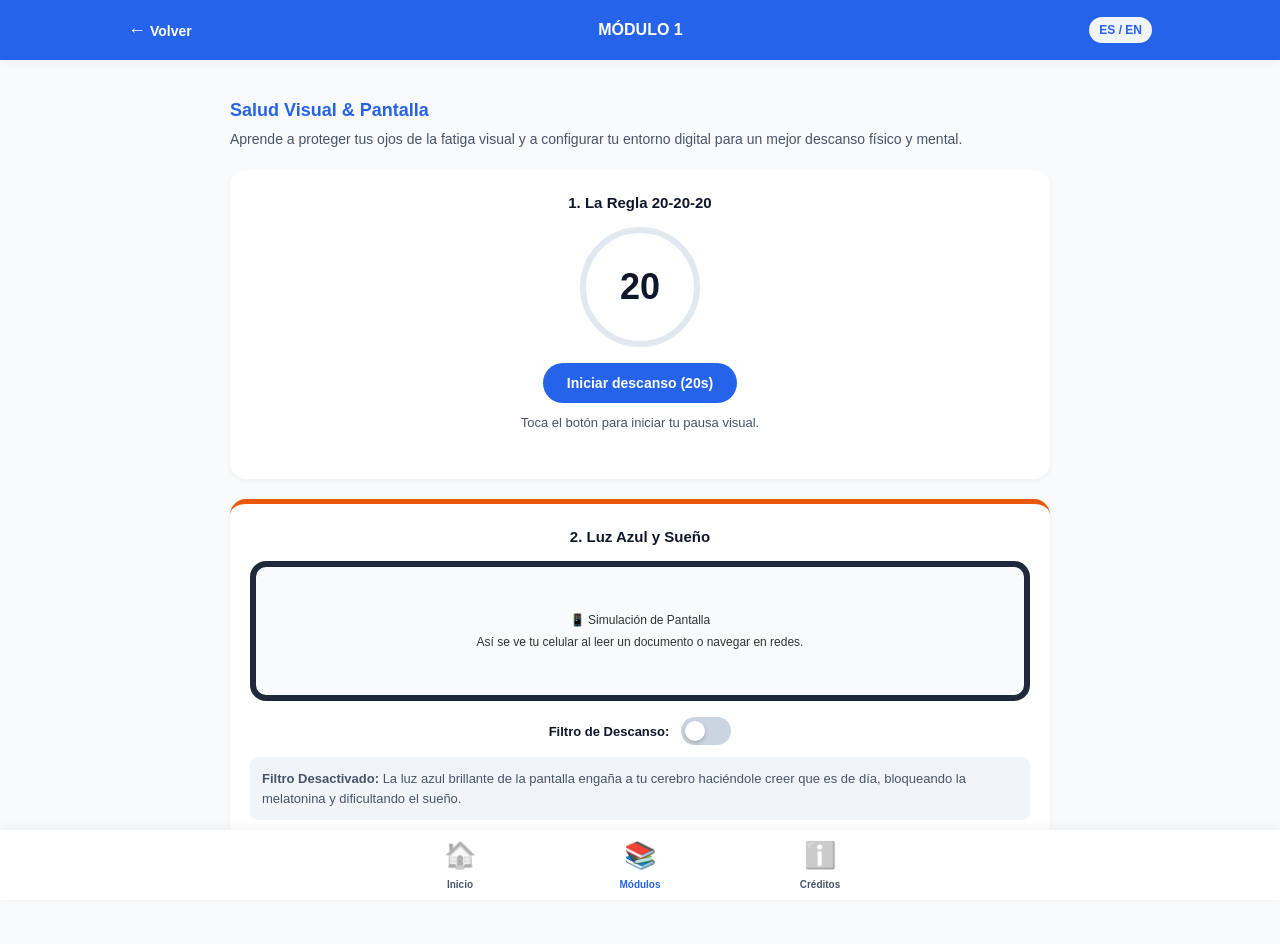
<file: modulo1.html>
﻿<!DOCTYPE html>
<html lang="es">
<head>
    <link rel="icon" type="image/png" href="assets/images/LOGO_U.png">
    <meta charset="UTF-8">
    <meta name="viewport" content="width=device-width, initial-scale=1.0">
    <title>Net-U App - Módulo 1</title>

    <style>
        /* ================= VARIABLES Y BASE ================= */
        :root {
            --bg-app: #F8FAFC;
            --bg-card: #FFFFFF;
            --text-main: #0F172A;
            --text-muted: #475569;
            --rbuu-blue: #2563EB;
            --rbuu-green: #16A34A;
            --rbuu-orange: #EA580C;
            --rbuu-yellow: #EAB308;
            --shadow-sm: 0 2px 4px rgba(0,0,0,0.05);
            --shadow-md: 0 4px 12px rgba(0,0,0,0.15);
        }

        * {
            margin: 0;
            padding: 0;
            box-sizing: border-box;
        }

        body {
            font-family: -apple-system, BlinkMacSystemFont, "Segoe UI", Roboto, sans-serif;
            background-color: var(--bg-app);
            color: var(--text-main); /* Recupera el color de todos los textos */
            margin: 0;
            display: flex;
            flex-direction: column;
            align-items: center;
        }

        /* ================= HEADER ================= */
        .top-header {
            background-color: var(--rbuu-blue);
            width: 100%;
            height: 60px;
            position: fixed;
            top: 0;
            display: flex;
            justify-content: space-between;
            align-items: center;
            padding: 0 20px;
            z-index: 1000;
            box-shadow: 0 2px 10px rgba(0,0,0,0.05);
            box-sizing: border-box;
        }

        .btn-back {
            text-decoration: none;
            color: #FFFFFF; 
            font-weight: 600;
            font-size: 14px;
            white-space: nowrap;
        }

        .header-title {
            font-size: 16px;
            font-weight: 700;
            color: #FFFFFF;
            text-align: center;
            flex-grow: 1;
        }
        .header-actions {
            display: flex;
            align-items: center;
            gap: 10px;
        }
        .btn-profile {
            text-decoration: none;
            background-color: #F1F5F9;
            width: 32px;
            height: 32px;
            border-radius: 50%;
            display: flex;
            justify-content: center;
            align-items: center;
            font-size: 16px;
            box-shadow: 0 2px 4px rgba(0,0,0,0.05);
        }

        .btn-lang {
            background-color: #F1F5F9;
            color: var(--rbuu-blue);
            border: none;
            padding: 6px 10px;
            font-size: 12px;
            font-weight: 700;
            border-radius: 20px;
            cursor: pointer;
        }

        /* ================= CUERPO PRINCIPAL ================= */
        .app-content {
            width: 100%;
            max-width: 900px;
            min-height: 100vh;
            padding: 80px 20px 90px 20px;
            display: flex;
            flex-direction: column;
            gap: 20px;
            box-sizing: border-box;
        }

        .module-intro h2 {
            font-size: 18px;
            color: var(--rbuu-blue);
            margin-bottom: 8px;
        }

        .module-intro p {
            font-size: 14px;
            color: var(--text-muted);
            line-height: 1.5;
        }

        /* ================= TARJETAS INTERACTIVAS ================= */
        .interactive-card {
            background-color: var(--bg-card);
            border-radius: 16px;
            padding: 24px 20px;
            box-shadow: var(--shadow-sm);
            text-align: center;
        }

            .interactive-card h3 {
                font-size: 15px;
                color: var(--text-main);
                margin-bottom: 16px;
            }

        /* --- INTERACCIÓN 1: TEMPORIZADOR --- */
        .timer-circle {
            width: 120px;
            height: 120px;
            border-radius: 50%;
            border: 6px solid #E2E8F0;
            display: flex;
            justify-content: center;
            align-items: center;
            font-size: 36px;
            font-weight: 800;
            color: var(--text-main);
            margin: 0 auto 16px;
            transition: all 0.4s ease;
        }

            .timer-circle.active {
                border-color: var(--rbuu-orange);
                color: var(--rbuu-orange);
            }

            .timer-circle.success {
                border-color: var(--rbuu-green);
                color: var(--rbuu-green);
                background-color: #DCFCE7;
            }

        .btn-action {
            background-color: var(--rbuu-blue);
            color: white;
            border: none;
            padding: 12px 24px;
            border-radius: 20px;
            font-weight: 700;
            font-size: 14px;
            cursor: pointer;
            transition: background-color 0.2s;
        }

            .btn-action:disabled {
                background-color: #94A3B8;
                cursor: not-allowed;
            }

        .timer-msg {
            font-size: 13px;
            color: var(--text-muted);
            margin-top: 12px;
            height: 40px;
        }

        /* --- INTERACCIÓN 2: LUZ AZUL --- */
        .mock-screen {
            background-color: #F8FAFC;
            border: 6px solid #1E293B;
            border-radius: 16px;
            padding: 20px;
            height: 140px;
            margin-bottom: 16px;
            display: flex;
            flex-direction: column;
            justify-content: center;
            transition: background-color 0.5s ease;
        }

            .mock-screen.warm {
                background-color: #FEF08A;
            }

            .mock-screen p {
                font-size: 12px;
                color: #333;
                font-weight: 500;
            }

        .switch-container {
            display: flex;
            justify-content: center;
            align-items: center;
            gap: 12px;
            margin-bottom: 12px;
        }

        .switch {
            position: relative;
            display: inline-block;
            width: 50px;
            height: 28px;
        }

            .switch input {
                opacity: 0;
                width: 0;
                height: 0;
            }

        .slider {
            position: absolute;
            cursor: pointer;
            top: 0;
            left: 0;
            right: 0;
            bottom: 0;
            background-color: #CBD5E1;
            transition: .4s;
            border-radius: 34px;
        }

            .slider:before {
                position: absolute;
                content: "";
                height: 20px;
                width: 20px;
                left: 4px;
                bottom: 4px;
                background-color: white;
                transition: .4s;
                border-radius: 50%;
                box-shadow: 0 2px 4px rgba(0,0,0,0.2);
            }

        input:checked + .slider {
            background-color: var(--rbuu-orange);
        }

            input:checked + .slider:before {
                transform: translateX(22px);
            }

        .filter-msg {
            font-size: 13px;
            color: var(--text-muted);
            line-height: 1.5;
            text-align: left;
            background: #F1F5F9;
            padding: 12px;
            border-radius: 8px;
        }

        /* ================= NAVEGACIÓN INFERIOR ================= */
        .bottom-nav {
            background-color: var(--bg-card);
            width: 100%;
            height: 70px;
            position: fixed;
            bottom: 0;
            display: flex;
            justify-content: space-around;
            align-items: center;
            box-shadow: 0 -2px 10px rgba(0,0,0,0.05);
            z-index: 1000;
        }

        .nav-item {
            text-decoration: none;
            color: #475569;
            display: flex;
            flex-direction: column;
            align-items: center;
            width: 33%; /* Ajuste base para celular */
            font-size: 10px;
            font-weight: 600;
        }

            .nav-item.active {
                color: var(--rbuu-blue);
            }

        .icon-placeholder {
            font-size: 22px;
            filter: grayscale(100%);
            opacity: 0.6;
            margin-bottom: 4px;
        }

        .nav-item.active .icon-placeholder {
            filter: grayscale(0%);
            opacity: 1;
        }

        .icon-placeholder {
            font-size: 22px;
            filter: grayscale(100%);
            opacity: 0.6;
        }

        .nav-item.active .icon-placeholder {
            filter: grayscale(0%);
            opacity: 1;
        }
        @media (min-width: 768px) {
            .top-header {
                padding: 0 10%;
            }

            .bottom-nav {
                justify-content: center;
                gap: 80px;
            }

            .nav-item {
                font-size: 14px;
                width: auto;
                min-width: 100px;
            }

                .nav-item .icon-placeholder {
                    font-size: 26px;
                }

            .app-content {
                padding: 100px 40px 100px 40px;
            }
        }
    </style>
</head>
<body>

    <header class="top-header">
        <a href="modulos.html" class="btn-back" data-i18n="nav_volver">
            <span style="font-size: 18px;">←</span> Volver
        </a>
        <h1 class="header-title" data-i18n="m1_header_title">MÓDULO 1</h1>
        <button id="btn-traduccion" class="btn-lang" data-i18n="btn_lang">ES / EN</button>
    </header>

    <main class="app-content">

        <section class="module-intro">
            <h2 data-i18n="m1_intro_title">Salud Visual & Pantalla</h2>
            <p data-i18n="m1_intro_desc">Aprende a proteger tus ojos de la fatiga visual y a configurar tu entorno digital para un mejor descanso físico y mental.</p>
        </section>

        <!-- INTERACCIÓN 1: REGLA 20-20-20 -->
        <section class="interactive-card">
            <h3 data-i18n="m1_i1_title">1. La Regla 20-20-20</h3>
            <div class="timer-circle" id="timer-circle">
                <span id="timer-display">20</span>
            </div>
            <button class="btn-action" id="btn-timer" data-i18n="m1_btn_timer_start">Iniciar descanso (20s)</button>
            <p class="timer-msg" id="timer-msg" data-i18n="m1_timer_msg_init">Toca el botón para iniciar tu pausa visual.</p>
        </section>

        <!-- INTERACCIÓN 2: LUZ AZUL Y SUEÑO -->
        <section class="interactive-card" style="border-top: 5px solid var(--rbuu-orange);">
            <h3 data-i18n="m1_i2_title">2. Luz Azul y Sueño</h3>

            <div class="mock-screen" id="mock-screen">
                <p data-i18n="m1_sim_title">📱 Simulación de Pantalla</p>
                <p style="font-weight: normal; margin-top: 8px;" data-i18n="m1_sim_desc">Así se ve tu celular al leer un documento o navegar en redes.</p>
            </div>

            <div class="switch-container">
                <span style="font-size: 13px; font-weight: 600;" data-i18n="m1_filter_label">Filtro de Descanso:</span>
                <label class="switch">
                    <input type="checkbox" id="filter-switch">
                    <span class="slider"></span>
                </label>
            </div>

            <p class="filter-msg" id="filter-msg" data-i18n="m1_filter_msg_off">
                <strong>Filtro Desactivado:</strong> La luz azul brillante de la pantalla engaña a tu cerebro haciéndole creer que es de día, bloqueando la melatonina y dificultando el sueño.
            </p>
        </section>

    </main>

    <nav class="bottom-nav">
        <a href="inicio.html" class="nav-item">
            <span class="icon-placeholder">🏠</span>
            <span style="font-size: 10px; font-weight: 600; margin-top: 4px;" data-i18n="nav_inicio">Inicio</span>
        </a>
        <a href="modulos.html" class="nav-item active">
            <span class="icon-placeholder">📚</span>
            <span style="font-size: 10px; font-weight: 600; margin-top: 4px;" data-i18n="nav_modulos">Módulos</span>
        </a>
        <a href="creditos.html" class="nav-item">
            <span class="icon-placeholder">ℹ️</span>
            <span style="font-size: 10px; font-weight: 600; margin-top: 4px;" data-i18n="nav_creditos">Créditos</span>
        </a>
    </nav>

    <!-- SCRIPTS -->
    <script src="traduccion.js"></script>
    <script>
        function playDing() {
            const audioCtx = new (window.AudioContext || window.webkitAudioContext)();
            const oscillator = audioCtx.createOscillator();
            const gainNode = audioCtx.createGain();
            oscillator.connect(gainNode);
            gainNode.connect(audioCtx.destination);
            oscillator.type = 'sine';
            oscillator.frequency.setValueAtTime(880, audioCtx.currentTime);
            gainNode.gain.setValueAtTime(1, audioCtx.currentTime);
            gainNode.gain.exponentialRampToValueAtTime(0.01, audioCtx.currentTime + 1);
            oscillator.start(audioCtx.currentTime);
            oscillator.stop(audioCtx.currentTime + 1);
        }

        document.addEventListener('DOMContentLoaded', () => {
            localStorage.setItem('ultimoModuloGuardado', 'modulo1.html');

            let timerInterval;
            const btnTimer = document.getElementById('btn-timer');
            const timerDisplay = document.getElementById('timer-display');
            const timerCircle = document.getElementById('timer-circle');
            const timerMsg = document.getElementById('timer-msg');

            btnTimer.addEventListener('click', () => {
                clearInterval(timerInterval);
                let timeLeft = 20;

                timerCircle.className = 'timer-circle active';
                btnTimer.disabled = true;
                timerDisplay.textContent = timeLeft;

                // Cambiamos el atributo data-i18n y forzamos la traducción
                timerMsg.setAttribute('data-i18n', 'm1_timer_msg_active');
                if (typeof aplicarIdioma === "function") aplicarIdioma();

                timerInterval = setInterval(() => {
                    timeLeft--;
                    timerDisplay.textContent = timeLeft;

                    if (timeLeft <= 0) {
                        clearInterval(timerInterval);
                        timerCircle.className = 'timer-circle success';
                        btnTimer.disabled = false;

                        // Actualizamos claves de botón y mensaje final
                        btnTimer.setAttribute('data-i18n', 'm1_btn_timer_repeat');
                        timerMsg.setAttribute('data-i18n', 'm1_timer_msg_success');
                        if (typeof aplicarIdioma === "function") aplicarIdioma();

                        playDing();
                    }
                }, 1000);
            });

            const filterSwitch = document.getElementById('filter-switch');
            const mockScreen = document.getElementById('mock-screen');
            const filterMsg = document.getElementById('filter-msg');

            filterSwitch.addEventListener('change', (e) => {
                if (e.target.checked) {
                    mockScreen.classList.add('warm');
                    filterMsg.setAttribute('data-i18n', 'm1_filter_msg_on');
                } else {
                    mockScreen.classList.remove('warm');
                    filterMsg.setAttribute('data-i18n', 'm1_filter_msg_off');
                }
                if (typeof aplicarIdioma === "function") aplicarIdioma();
            });
        });
    </script>
</body>
</html>
</file>
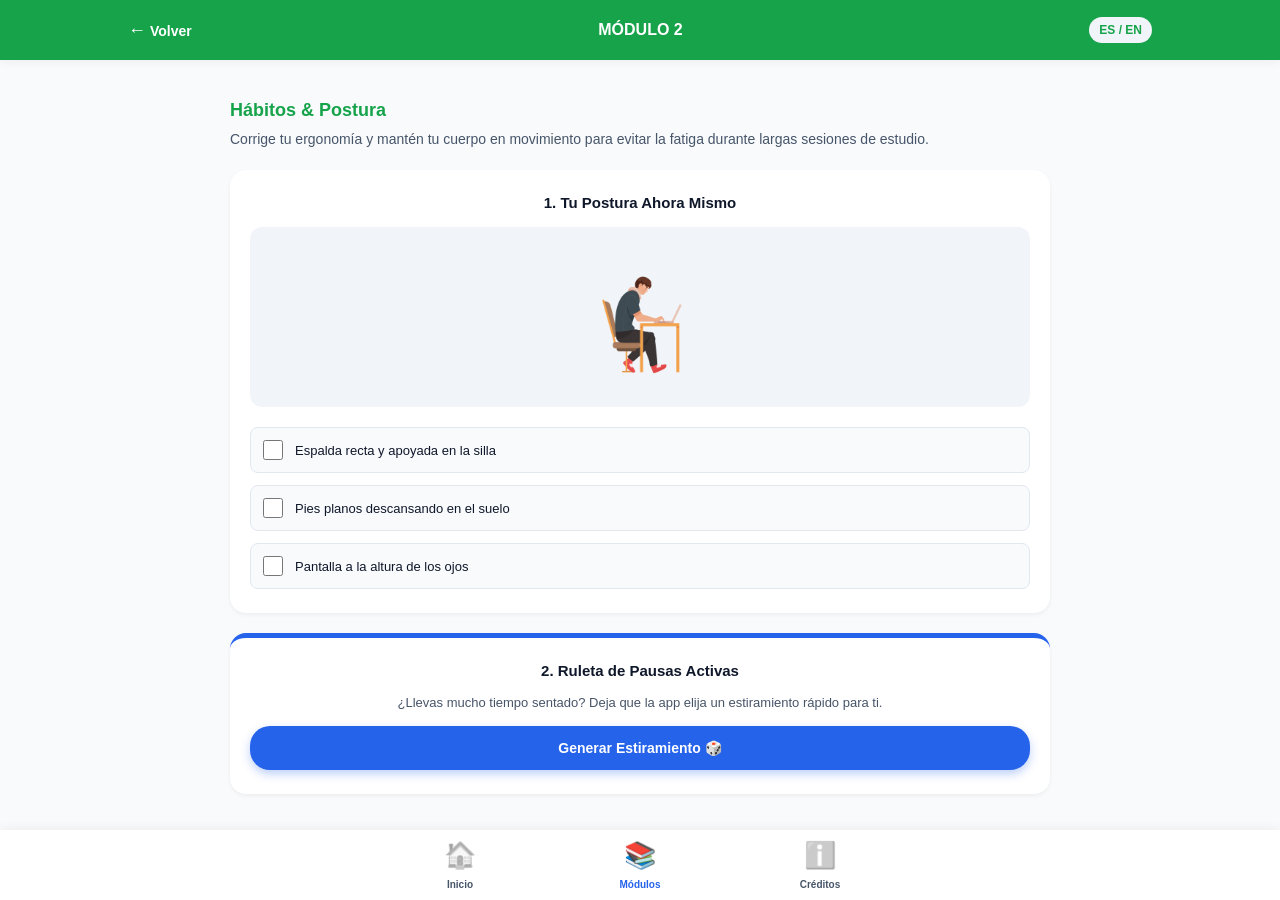
<file: modulo2.html>
﻿<!DOCTYPE html>
<html lang="es">
<head>
    <link rel="icon" type="image/png" href="assets/images/LOGO_U.png">
    <meta charset="UTF-8">
    <meta name="viewport" content="width=device-width, initial-scale=1.0">
    <title>Net-U App - Módulo 2</title>

    <style>
        /* ================= VARIABLES Y BASE ================= */
        :root {
            --bg-app: #F8FAFC;
            --bg-card: #FFFFFF;
            --text-main: #0F172A;
            --text-muted: #475569;
            --rbuu-blue: #2563EB;
            --rbuu-green: #16A34A;
            --rbuu-orange: #EA580C;
            --rbuu-yellow: #EAB308;
            --shadow-sm: 0 2px 4px rgba(0,0,0,0.05);
            --shadow-md: 0 4px 12px rgba(0,0,0,0.15);
        }

        * {
            margin: 0;
            padding: 0;
            box-sizing: border-box;
        }

        body {
            font-family: -apple-system, BlinkMacSystemFont, "Segoe UI", Roboto, sans-serif;
            background-color: var(--bg-app);
            color: var(--text-main); /* Recupera el color de todos los textos */
            margin: 0;
            display: flex;
            flex-direction: column;
            align-items: center;
        }

        /* ================= HEADER ================= */
        .top-header {
            background-color: #16A34A;
            width: 100%;
            height: 60px;
            position: fixed;
            top: 0;
            display: flex;
            justify-content: space-between;
            align-items: center;
            padding: 0 20px;
            z-index: 1000;
            box-shadow: 0 2px 10px rgba(0,0,0,0.05);
            box-sizing: border-box;
        }

        .btn-back {
            text-decoration: none;
            color: #FFFFFF;
            font-weight: 600;
            font-size: 14px;
            white-space: nowrap;
        }

        .header-title {
            font-size: 16px;
            font-weight: 700;
            color: #FFFFFF;
            text-align: center;
            flex-grow: 1;
        }
        .header-actions {
            display: flex;
            align-items: center;
            gap: 10px;
        }
        .btn-profile {
            text-decoration: none;
            background-color: #F1F5F9;
            width: 32px;
            height: 32px;
            border-radius: 50%;
            display: flex;
            justify-content: center;
            align-items: center;
            font-size: 16px;
            box-shadow: 0 2px 4px rgba(0,0,0,0.05);
        }

        .btn-lang {
            background-color: #F1F5F9;
            color: var(--rbuu-green);
            border: none;
            padding: 6px 10px;
            font-size: 12px;
            font-weight: 700;
            border-radius: 20px;
            cursor: pointer;
        }

        /* ================= CUERPO PRINCIPAL ================= */
        .app-content {
            width: 100%;
            max-width: 900px;
            min-height: 100vh;
            padding: 80px 20px 90px 20px;
            display: flex;
            flex-direction: column;
            gap: 20px;
            box-sizing: border-box;
        }

        .module-intro h2 {
            font-size: 18px;
            color: var(--rbuu-green);
            margin-bottom: 8px;
        }

        .module-intro p {
            font-size: 14px;
            color: var(--text-muted);
            line-height: 1.5;
        }

        /* ================= TARJETAS INTERACTIVAS ================= */
        .interactive-card {
            background-color: var(--bg-card);
            border-radius: 16px;
            padding: 24px 20px;
            box-shadow: var(--shadow-sm);
        }

            .interactive-card h3 {
                font-size: 15px;
                color: var(--text-main);
                margin-bottom: 16px;
                text-align: center;
            }

        /* --- INTERACCIÓN 1: ERGONOMÍA --- */
        .posture-visual {
            background-color: #F1F5F9;
            border-radius: 12px;
            padding: 20px;
            text-align: center;
            margin-bottom: 20px;
            min-height: 180px;
            display: flex;
            align-items: center;
            justify-content: center;
        }

        .posture-img {
            max-width: 100%;
            height: 140px;
            object-fit: contain;
            transition: opacity 0.3s ease-in-out;
        }

        .checklist-group {
            display: flex;
            flex-direction: column;
            gap: 12px;
        }

        .check-item {
            display: flex;
            align-items: center;
            gap: 12px;
            background-color: #F8FAFC;
            padding: 12px;
            border-radius: 8px;
            border: 1px solid #E2E8F0;
            cursor: pointer;
            transition: all 0.2s;
        }

            .check-item:active {
                transform: scale(0.98);
            }

            .check-item.done {
                background-color: #DCFCE7;
                border-color: var(--rbuu-green);
            }

                .check-item.done span {
                    text-decoration: line-through;
                    color: var(--rbuu-green);
                    font-weight: 600;
                }

            .check-item input[type="checkbox"] {
                width: 20px;
                height: 20px;
                accent-color: var(--rbuu-green);
                pointer-events: none;
            }

            .check-item span {
                font-size: 13px;
                color: var(--text-main);
            }

        .success-msg {
            display: none;
            background-color: var(--rbuu-green);
            color: white;
            text-align: center;
            padding: 12px;
            border-radius: 8px;
            margin-top: 16px;
            font-size: 13px;
            font-weight: 600;
            animation: popIn 0.4s ease;
        }

        /* --- INTERACCIÓN 2: RULETA PAUSAS ACTIVAS --- */
        .btn-action {
            background-color: var(--rbuu-blue);
            color: white;
            border: none;
            width: 100%;
            padding: 14px;
            border-radius: 20px;
            font-weight: 700;
            font-size: 14px;
            cursor: pointer;
            transition: transform 0.1s, box-shadow 0.2s;
            box-shadow: 0 4px 10px rgba(37, 99, 235, 0.3);
        }

            .btn-action:active {
                transform: scale(0.96);
            }

        .random-result {
            margin-top: 20px;
            padding: 20px;
            background-color: #EFF6FF;
            border: 2px dashed var(--rbuu-blue);
            border-radius: 12px;
            text-align: center;
            display: none;
        }

            .random-result.show {
                display: block;
                animation: popIn 0.3s ease;
            }

        .result-icon {
            font-size: 40px;
            margin-bottom: 8px;
            display: block;
        }

        .result-text {
            font-size: 14px;
            color: var(--text-main);
            font-weight: 500;
        }

        @keyframes popIn {
            from {
                transform: scale(0.9);
                opacity: 0;
            }

            to {
                transform: scale(1);
                opacity: 1;
            }
        }

        /* ================= NAVEGACIÓN INFERIOR ================= */
        .bottom-nav {
            background-color: var(--bg-card);
            width: 100%;
            height: 70px;
            position: fixed;
            bottom: 0;
            display: flex;
            justify-content: space-around;
            align-items: center;
            box-shadow: 0 -2px 10px rgba(0,0,0,0.05);
            z-index: 1000;
        }

        .nav-item {
            text-decoration: none;
            color: #475569;
            display: flex;
            flex-direction: column;
            align-items: center;
            width: 33%; /* Ajuste base para celular */
            font-size: 10px;
            font-weight: 600;
        }

            .nav-item.active {
                color: var(--rbuu-blue);
            }

        .icon-placeholder {
            font-size: 22px;
            filter: grayscale(100%);
            opacity: 0.6;
            margin-bottom: 4px;
        }

        .nav-item.active .icon-placeholder {
            filter: grayscale(0%);
            opacity: 1;
        }

            .nav-item.active {
                color: var(--rbuu-blue);
            }

        .icon-placeholder {
            font-size: 22px;
            filter: grayscale(100%);
            opacity: 0.6;
        }

        .nav-item.active .icon-placeholder {
            filter: grayscale(0%);
            opacity: 1;
        }
        @media (min-width: 768px) {
            .top-header {
                padding: 0 10%;
            }

            .bottom-nav {
                justify-content: center;
                gap: 80px;
            }

            .nav-item {
                font-size: 14px;
                width: auto;
                min-width: 100px;
            }

                .nav-item .icon-placeholder {
                    font-size: 26px;
                }

            .app-content {
                padding: 100px 40px 100px 40px;
            }
        }
    </style>
</head>
<body>

    <header class="top-header">
        <a href="modulos.html" class="btn-back" data-i18n="nav_volver">
            <span style="font-size: 18px;">←</span> Volver
        </a>
        <h1 class="header-title" data-i18n="m2_header_title">MÓDULO 2</h1>
        <button id="btn-traduccion" class="btn-lang" data-i18n="btn_lang">ES / EN</button>
    </header>

    <main class="app-content">

        <section class="module-intro">
            <h2 data-i18n="m2_intro_title">Hábitos & Postura</h2>
            <p data-i18n="m2_intro_desc">Corrige tu ergonomía y mantén tu cuerpo en movimiento para evitar la fatiga durante largas sesiones de estudio.</p>
        </section>

        <!-- INTERACCIÓN 1: CHECKLIST DE ERGONOMÍA -->
        <section class="interactive-card">
            <h3 data-i18n="m2_i1_title">1. Tu Postura Ahora Mismo</h3>

            <div class="posture-visual">
                <img src="assets/images/posebad.png" alt="Evolución de postura" class="posture-img" id="posture-img">
            </div>

            <div class="checklist-group">
                <div class="check-item" onclick="toggleCheck(this)">
                    <input type="checkbox" class="posture-checkbox">
                    <span data-i18n="m2_check_1">Espalda recta y apoyada en la silla</span>
                </div>
                <div class="check-item" onclick="toggleCheck(this)">
                    <input type="checkbox" class="posture-checkbox">
                    <span data-i18n="m2_check_2">Pies planos descansando en el suelo</span>
                </div>
                <div class="check-item" onclick="toggleCheck(this)">
                    <input type="checkbox" class="posture-checkbox">
                    <span data-i18n="m2_check_3">Pantalla a la altura de los ojos</span>
                </div>
            </div>

            <div class="success-msg" id="posture-success" data-i18n="m2_posture_success">
                ¡Excelente! Tu espalda te lo agradecerá. ✨
            </div>
        </section>

        <!-- INTERACCIÓN 2: RULETA DE PAUSAS ACTIVAS -->
        <section class="interactive-card" style="border-top: 5px solid var(--rbuu-blue);">
            <h3 data-i18n="m2_i2_title">2. Ruleta de Pausas Activas</h3>
            <p style="font-size: 13px; color: var(--text-muted); margin-bottom: 16px; text-align: center;" data-i18n="m2_roulette_desc">
                ¿Llevas mucho tiempo sentado? Deja que la app elija un estiramiento rápido para ti.
            </p>

            <button class="btn-action" id="btn-roulette" data-i18n="m2_btn_roulette">Generar Estiramiento 🎲</button>

            <div class="random-result" id="random-result">
                <span class="result-icon" id="result-icon">🧘</span>
                <p class="result-text" id="result-text"></p> <!-- El data-i18n se inyecta con JS -->
            </div>
        </section>

    </main>

    <nav class="bottom-nav">
        <a href="inicio.html" class="nav-item">
            <span class="icon-placeholder">🏠</span>
            <span style="font-size: 10px; font-weight: 600; margin-top: 4px;" data-i18n="nav_inicio">Inicio</span>
        </a>
        <a href="modulos.html" class="nav-item active">
            <span class="icon-placeholder">📚</span>
            <span style="font-size: 10px; font-weight: 600; margin-top: 4px;" data-i18n="nav_modulos">Módulos</span>
        </a>
        <a href="creditos.html" class="nav-item">
            <span class="icon-placeholder">ℹ️</span>
            <span style="font-size: 10px; font-weight: 600; margin-top: 4px;" data-i18n="nav_creditos">Créditos</span>
        </a>
    </nav>

    <!-- SCRIPTS -->
    <script src="traduccion.js"></script>
    <script>
        // --- Lógica de la Postura (Checklist) ---
        function toggleCheck(element) {
            const checkbox = element.querySelector('input');
            checkbox.checked = !checkbox.checked;

            if (checkbox.checked) {
                element.classList.add('done');
            } else {
                element.classList.remove('done');
            }

            actualizarPostura();
        }

        function actualizarPostura() {
            const checkboxes = document.querySelectorAll('.posture-checkbox');
            let marcados = 0;

            checkboxes.forEach(cb => {
                if (cb.checked) marcados++;
            });

            const img = document.getElementById('posture-img');
            const msg = document.getElementById('posture-success');

            img.style.opacity = '0.5';

            setTimeout(() => {
                if (marcados === 0) {
                    img.src = "assets/images/posebad.png";
                    msg.style.display = 'none';
                } else if (marcados === 1) {
                    img.src = "assets/images/posemed.png";
                    msg.style.display = 'none';
                } else if (marcados === 2) {
                    img.src = "assets/images/posewell.png";
                    msg.style.display = 'none';
                } else if (marcados === 3) {
                    img.src = "assets/images/posegood.png";
                    msg.style.display = 'block';
                }
                img.style.opacity = '1';
            }, 150);
        }

        // --- Lógica de la Ruleta de Pausas Activas ---
        document.addEventListener('DOMContentLoaded', () => {
            localStorage.setItem('ultimoModuloGuardado', 'modulo2.html');

            // En vez de texto, guardamos la clave de traducción correspondiente
            const ejercicios = [
                { icon: "🔄", i18n: "m2_ex_1" },
                { icon: "🤷", i18n: "m2_ex_2" },
                { icon: "👋", i18n: "m2_ex_3" },
                { icon: "🪑", i18n: "m2_ex_4" },
                { icon: "🧘", i18n: "m2_ex_5" },
                { icon: "👀", i18n: "m2_ex_6" }
            ];

            const btnRoulette = document.getElementById('btn-roulette');
            const resultBox = document.getElementById('random-result');
            const resultIcon = document.getElementById('result-icon');
            const resultText = document.getElementById('result-text');

            btnRoulette.addEventListener('click', () => {
                resultBox.classList.remove('show');

                setTimeout(() => {
                    const aleatorio = ejercicios[Math.floor(Math.random() * ejercicios.length)];
                    resultIcon.textContent = aleatorio.icon;

                    // Inyecta el atributo i18n y fuerza la traducción
                    resultText.setAttribute('data-i18n', aleatorio.i18n);
                    if (typeof aplicarIdioma === "function") aplicarIdioma();

                    resultBox.classList.add('show');
                }, 50);
            });
        });
    </script>
</body>
</html>
</file>
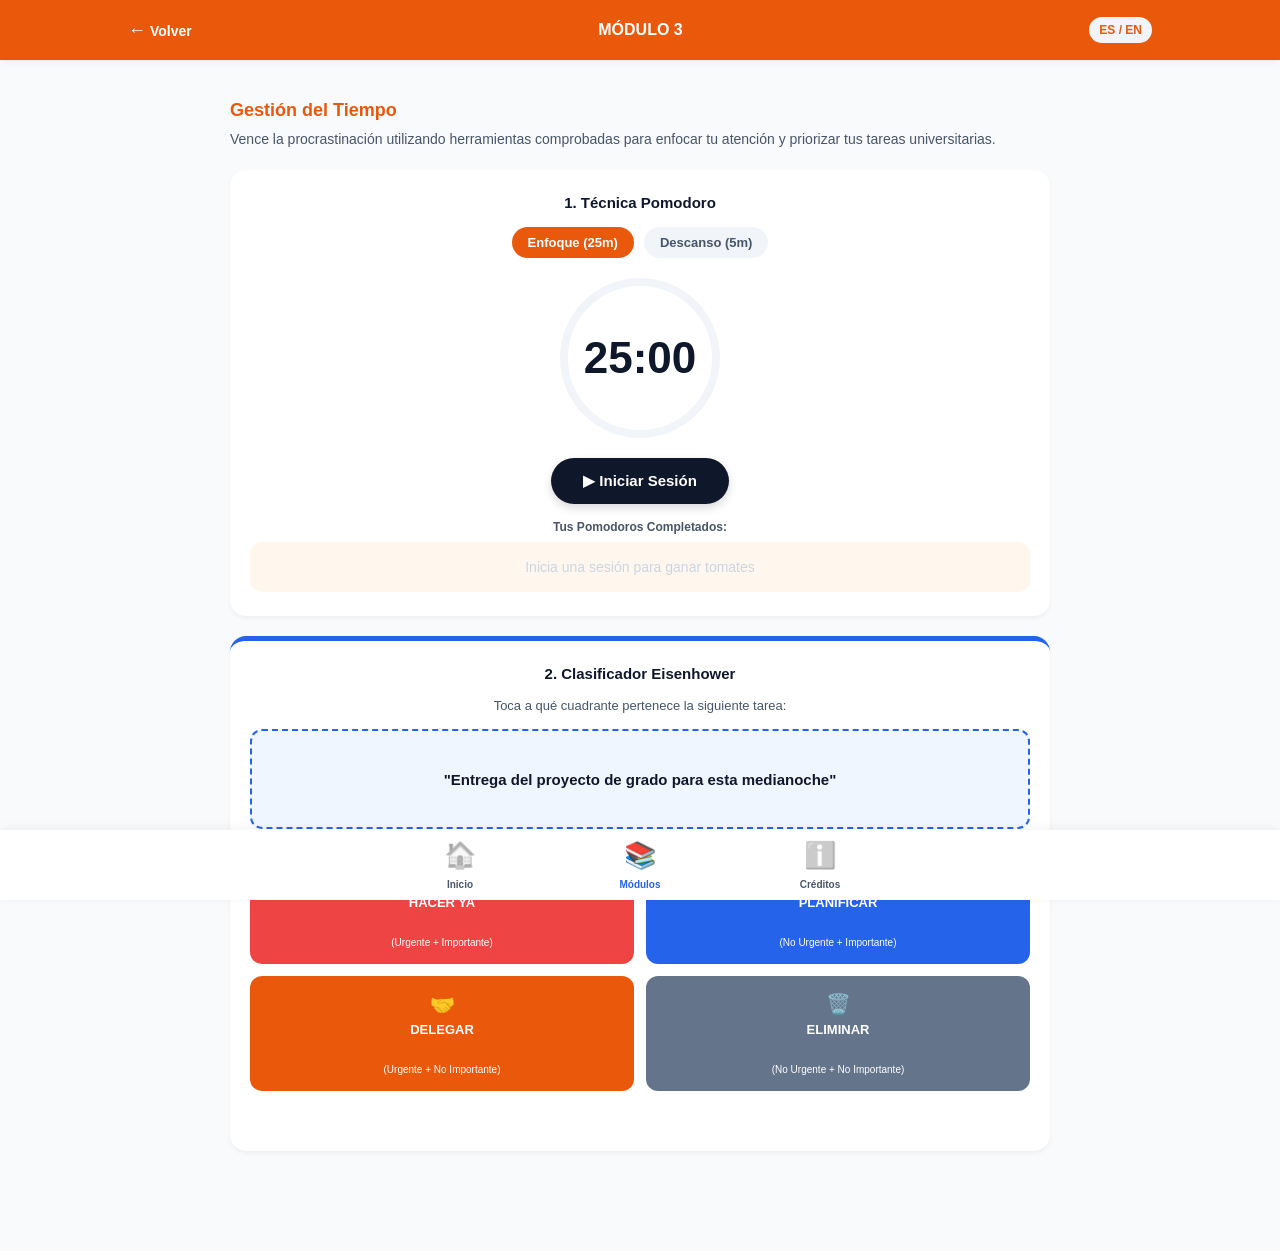
<file: modulo3.html>
﻿<!DOCTYPE html>
<html lang="es">
<head>
    <link rel="icon" type="image/png" href="assets/images/LOGO_U.png">
    <meta charset="UTF-8">
    <meta name="viewport" content="width=device-width, initial-scale=1.0">
    <title>Net-U App - Módulo 3</title>

    <style>
        /* ================= VARIABLES Y BASE ================= */
        :root {
            --bg-app: #F8FAFC;
            --bg-card: #FFFFFF;
            --text-main: #0F172A;
            --text-muted: #475569;
            --rbuu-blue: #2563EB;
            --rbuu-green: #16A34A;
            --rbuu-orange: #EA580C;
            --rbuu-yellow: #EAB308;
            --shadow-sm: 0 2px 4px rgba(0,0,0,0.05);
            --shadow-md: 0 4px 12px rgba(0,0,0,0.15);
        }

        * {
            margin: 0;
            padding: 0;
            box-sizing: border-box;
        }

        body {
            font-family: -apple-system, BlinkMacSystemFont, "Segoe UI", Roboto, sans-serif;
            background-color: var(--bg-app);
            color: var(--text-main); /* Recupera el color de todos los textos */
            margin: 0;
            display: flex;
            flex-direction: column;
            align-items: center;
        }

        /* ================= HEADER ================= */
        .top-header {
            background-color: #EA580C;
            width: 100%;
            height: 60px;
            position: fixed;
            top: 0;
            display: flex;
            justify-content: space-between;
            align-items: center;
            padding: 0 20px;
            z-index: 1000;
            box-shadow: 0 2px 10px rgba(0,0,0,0.05);
            box-sizing: border-box;
        }

        .btn-back {
            text-decoration: none;
            color: #FFFFFF;
            font-weight: 600;
            font-size: 14px;
            white-space: nowrap;
        }

        .header-title {
            font-size: 16px;
            font-weight: 700;
            color: #FFFFFF;
            text-align: center;
            flex-grow: 1;
        }
        .header-actions {
            display: flex;
            align-items: center;
            gap: 10px;
        }

        .btn-lang {
            background-color: #F1F5F9;
            color: var(--rbuu-orange);
            border: none;
            padding: 6px 10px;
            font-size: 12px;
            font-weight: 700;
            border-radius: 20px;
            cursor: pointer;
        }
        .btn-profile {
            text-decoration: none;
            background-color: #F1F5F9;
            width: 32px;
            height: 32px;
            border-radius: 50%;
            display: flex;
            justify-content: center;
            align-items: center;
            font-size: 16px;
            box-shadow: 0 2px 4px rgba(0,0,0,0.05);
        }
        /* ================= CUERPO PRINCIPAL ================= */
        .app-content {
            width: 100%;
            max-width: 900px;
            min-height: 100vh;
            padding: 80px 20px 90px 20px;
            display: flex;
            flex-direction: column;
            gap: 20px;
            box-sizing: border-box;
        }

        .module-intro h2 {
            font-size: 18px;
            color: var(--rbuu-orange);
            margin-bottom: 8px;
        }

        .module-intro p {
            font-size: 14px;
            color: var(--text-muted);
            line-height: 1.5;
        }

        /* ================= TARJETAS INTERACTIVAS ================= */
        .interactive-card {
            background-color: var(--bg-card);
            border-radius: 16px;
            padding: 24px 20px;
            box-shadow: var(--shadow-sm);
            text-align: center;
        }

            .interactive-card h3 {
                font-size: 15px;
                color: var(--text-main);
                margin-bottom: 16px;
            }

        /* --- INTERACCIÓN 1: POMODORO --- */
        .pomodoro-modes {
            display: flex;
            justify-content: center;
            gap: 10px;
            margin-bottom: 20px;
        }

        .btn-mode {
            background-color: #F1F5F9;
            border: none;
            padding: 8px 16px;
            border-radius: 20px;
            font-size: 13px;
            font-weight: 600;
            color: var(--text-muted);
            cursor: pointer;
            transition: all 0.2s;
        }

            .btn-mode.active {
                background-color: var(--rbuu-orange);
                color: white;
            }

        .timer-circle {
            width: 160px;
            height: 160px;
            border-radius: 50%;
            border: 8px solid #F1F5F9;
            display: flex;
            justify-content: center;
            align-items: center;
            font-size: 44px;
            font-weight: 800;
            color: var(--text-main);
            margin: 0 auto 20px;
            transition: border-color 0.3s ease;
        }

            .timer-circle.running {
                border-color: var(--rbuu-orange);
            }

            .timer-circle.break {
                border-color: var(--rbuu-green);
            }

        .btn-action {
            background-color: var(--text-main);
            color: white;
            border: none;
            padding: 14px 32px;
            border-radius: 24px;
            font-weight: 700;
            font-size: 15px;
            cursor: pointer;
            box-shadow: 0 4px 10px rgba(0,0,0,0.15);
            transition: transform 0.1s;
            margin-bottom: 16px;
        }

            .btn-action:active {
                transform: scale(0.96);
            }

        .tomato-counter {
            background-color: #FFF7ED;
            border-radius: 12px;
            padding: 12px;
            font-size: 18px;
            min-height: 50px;
            display: flex;
            justify-content: center;
            align-items: center;
            gap: 8px;
        }

        /* --- INTERACCIÓN 2: MATRIZ EISENHOWER --- */
        .task-card {
            background-color: #EFF6FF;
            border: 2px dashed var(--rbuu-blue);
            border-radius: 12px;
            padding: 20px;
            font-size: 15px;
            font-weight: 600;
            color: var(--text-main);
            margin-bottom: 20px;
            min-height: 100px;
            display: flex;
            align-items: center;
            justify-content: center;
        }

        .matrix-grid {
            display: grid;
            grid-template-columns: 1fr 1fr;
            gap: 12px;
        }

        .btn-matrix {
            padding: 16px 10px;
            border: none;
            border-radius: 12px;
            font-size: 13px;
            font-weight: 700;
            color: white;
            cursor: pointer;
            transition: transform 0.1s;
            display: flex;
            flex-direction: column;
            align-items: center;
            gap: 6px;
        }

            .btn-matrix:active {
                transform: scale(0.95);
            }

        .btn-hacer {
            background-color: #EF4444;
        }

        .btn-planificar {
            background-color: var(--rbuu-blue);
        }

        .btn-delegar {
            background-color: var(--rbuu-orange);
        }

        .btn-eliminar {
            background-color: #64748B;
        }

        .matrix-feedback {
            font-size: 13px;
            font-weight: 600;
            margin-top: 16px;
            height: 20px;
        }

        /* Animación de error */
        @keyframes shake {
            0%, 100% {
                transform: translateX(0);
            }

            25% {
                transform: translateX(-5px);
            }

            50% {
                transform: translateX(5px);
            }

            75% {
                transform: translateX(-5px);
            }
        }

        .shake-anim {
            animation: shake 0.4s ease;
        }

        /* ================= NAVEGACIÓN INFERIOR ================= */
        .bottom-nav {
            background-color: var(--bg-card);
            width: 100%;
            height: 70px;
            position: fixed;
            bottom: 0;
            display: flex;
            justify-content: space-around;
            align-items: center;
            box-shadow: 0 -2px 10px rgba(0,0,0,0.05);
            z-index: 1000;
        }

        .nav-item {
            text-decoration: none;
            color: #475569;
            display: flex;
            flex-direction: column;
            align-items: center;
            width: 33%; /* Ajuste base para celular */
            font-size: 10px;
            font-weight: 600;
        }

            .nav-item.active {
                color: var(--rbuu-blue);
            }

        .icon-placeholder {
            font-size: 22px;
            filter: grayscale(100%);
            opacity: 0.6;
            margin-bottom: 4px;
        }

        .nav-item.active .icon-placeholder {
            filter: grayscale(0%);
            opacity: 1;
        }

            .nav-item.active {
                color: var(--rbuu-blue);
            }

        .icon-placeholder {
            font-size: 22px;
            filter: grayscale(100%);
            opacity: 0.6;
        }

        .nav-item.active .icon-placeholder {
            filter: grayscale(0%);
            opacity: 1;
        }
        @media (min-width: 768px) {
            .top-header {
                padding: 0 10%;
            }

            .bottom-nav {
                justify-content: center;
                gap: 80px;
            }

            .nav-item {
                font-size: 14px;
                width: auto;
                min-width: 100px;
            }

                .nav-item .icon-placeholder {
                    font-size: 26px;
                }

            .app-content {
                padding: 100px 40px 100px 40px;
            }
        }
    </style>
</head>
<body>

    <header class="top-header">
        <a href="modulos.html" class="btn-back" data-i18n="nav_volver">
            <span style="font-size: 18px;">←</span> Volver
        </a>
        <h1 class="header-title" data-i18n="m3_header_title">MÓDULO 3</h1>
        <button id="btn-traduccion" class="btn-lang" data-i18n="btn_lang">ES / EN</button>
    </header>

    <main class="app-content">

        <section class="module-intro">
            <h2 data-i18n="m3_intro_title">Gestión del Tiempo</h2>
            <p data-i18n="m3_intro_desc">Vence la procrastinación utilizando herramientas comprobadas para enfocar tu atención y priorizar tus tareas universitarias.</p>
        </section>

        <!-- INTERACCIÓN 1: RELOJ POMODORO -->
        <section class="interactive-card">
            <h3 data-i18n="m3_i1_title">1. Técnica Pomodoro</h3>

            <div class="pomodoro-modes">
                <button class="btn-mode active" id="btn-focus" data-i18n="m3_btn_focus">Enfoque (25m)</button>
                <button class="btn-mode" id="btn-break" data-i18n="m3_btn_break">Descanso (5m)</button>
            </div>

            <div class="timer-circle" id="pomo-circle">
                <span id="pomo-display">25:00</span>
            </div>

            <button class="btn-action" id="btn-pomo-play" data-i18n="m3_btn_start">▶ Iniciar Sesión</button>

            <p style="font-size: 12px; color: var(--text-muted); margin-bottom: 8px; font-weight: 600;" data-i18n="m3_pomo_completed">Tus Pomodoros Completados:</p>
            <div class="tomato-counter" id="tomato-container">
                <span id="tomato-placeholder" style="color: #CBD5E1; font-size: 14px;" data-i18n="m3_pomo_empty">Inicia una sesión para ganar tomates</span>
            </div>
        </section>

        <!-- INTERACCIÓN 2: MATRIZ EISENHOWER -->
        <section class="interactive-card" style="border-top: 5px solid var(--rbuu-blue);">
            <h3 data-i18n="m3_i2_title">2. Clasificador Eisenhower</h3>
            <p style="font-size: 13px; color: var(--text-muted); margin-bottom: 16px;" data-i18n="m3_eisen_desc">
                Toca a qué cuadrante pertenece la siguiente tarea:
            </p>

            <div class="task-card" id="task-card">
                <!-- Se inyecta dinámicamente -->
            </div>

            <div class="matrix-grid">
                <button class="btn-matrix btn-hacer" onclick="checkAnswer('hacer')">
                    <span style="font-size: 20px;">🔥</span> <span data-i18n="m3_btn_do">HACER YA</span><br><span style="font-size: 10px; font-weight: normal;" data-i18n="m3_sub_do">(Urgente + Importante)</span>
                </button>
                <button class="btn-matrix btn-planificar" onclick="checkAnswer('planificar')">
                    <span style="font-size: 20px;">📅</span> <span data-i18n="m3_btn_plan">PLANIFICAR</span><br><span style="font-size: 10px; font-weight: normal;" data-i18n="m3_sub_plan">(No Urgente + Importante)</span>
                </button>
                <button class="btn-matrix btn-delegar" onclick="checkAnswer('delegar')">
                    <span style="font-size: 20px;">🤝</span> <span data-i18n="m3_btn_delegate">DELEGAR</span><br><span style="font-size: 10px; font-weight: normal;" data-i18n="m3_sub_delegate">(Urgente + No Importante)</span>
                </button>
                <button class="btn-matrix btn-eliminar" onclick="checkAnswer('eliminar')">
                    <span style="font-size: 20px;">🗑️</span> <span data-i18n="m3_btn_delete">ELIMINAR</span><br><span style="font-size: 10px; font-weight: normal;" data-i18n="m3_sub_delete">(No Urgente + No Importante)</span>
                </button>
            </div>

            <div class="matrix-feedback" id="matrix-feedback"></div>
        </section>

    </main>

    <nav class="bottom-nav">
        <a href="inicio.html" class="nav-item">
            <span class="icon-placeholder">🏠</span>
            <span style="font-size: 10px; font-weight: 600; margin-top: 4px;" data-i18n="nav_inicio">Inicio</span>
        </a>
        <a href="modulos.html" class="nav-item active">
            <span class="icon-placeholder">📚</span>
            <span style="font-size: 10px; font-weight: 600; margin-top: 4px;" data-i18n="nav_modulos">Módulos</span>
        </a>
        <a href="creditos.html" class="nav-item">
            <span class="icon-placeholder">ℹ️</span>
            <span style="font-size: 10px; font-weight: 600; margin-top: 4px;" data-i18n="nav_creditos">Créditos</span>
        </a>
    </nav>

    <!-- SCRIPTS -->
    <script src="traduccion.js"></script>
    <script>
        function playDing() {
            const audioCtx = new (window.AudioContext || window.webkitAudioContext)();
            const oscillator = audioCtx.createOscillator();
            const gainNode = audioCtx.createGain();
            oscillator.connect(gainNode);
            gainNode.connect(audioCtx.destination);
            oscillator.type = 'sine';
            oscillator.frequency.setValueAtTime(880, audioCtx.currentTime);
            gainNode.gain.setValueAtTime(1, audioCtx.currentTime);
            gainNode.gain.exponentialRampToValueAtTime(0.01, audioCtx.currentTime + 1);
            oscillator.start(audioCtx.currentTime);
            oscillator.stop(audioCtx.currentTime + 1);
        }

        // Función auxiliar para leer del diccionario de traduccion.js en las Alertas
        function getTranslation(key) {
            const lang = localStorage.getItem('NetU_Idioma') || 'es';
            if (typeof diccionario !== 'undefined' && diccionario[lang] && diccionario[lang][key]) {
                return diccionario[lang][key];
            }
            return key; // Si falla, muestra la llave
        }

        // ================= LÓGICA POMODORO =================
        let pomoInterval;
        let timeLeft = 25 * 60;
        let isRunning = false;
        let currentMode = 'focus';
        let tomatoes = 0;

        const pomoDisplay = document.getElementById('pomo-display');
        const pomoCircle = document.getElementById('pomo-circle');
        const btnPomoPlay = document.getElementById('btn-pomo-play');
        const btnFocus = document.getElementById('btn-focus');
        const btnBreak = document.getElementById('btn-break');
        const tomatoContainer = document.getElementById('tomato-container');

        function updateDisplay() {
            let minutes = Math.floor(timeLeft / 60);
            let seconds = timeLeft % 60;
            pomoDisplay.textContent = `${minutes.toString().padStart(2, '0')}:${seconds.toString().padStart(2, '0')}`;
        }

        function setMode(mode) {
            clearInterval(pomoInterval);
            isRunning = false;
            currentMode = mode;
            btnPomoPlay.setAttribute('data-i18n', 'm3_btn_start'); // Iniciar
            if (typeof aplicarIdioma === "function") aplicarIdioma();
            pomoCircle.className = 'timer-circle';

            if (mode === 'focus') {
                timeLeft = 25 * 60;
                btnFocus.classList.add('active');
                btnBreak.classList.remove('active');
            } else {
                timeLeft = 5 * 60;
                btnBreak.classList.add('active');
                btnFocus.classList.remove('active');
            }
            updateDisplay();
        }

        btnFocus.addEventListener('click', () => setMode('focus'));
        btnBreak.addEventListener('click', () => setMode('break'));

        btnPomoPlay.addEventListener('click', () => {
            if (isRunning) {
                clearInterval(pomoInterval);
                isRunning = false;
                btnPomoPlay.setAttribute('data-i18n', 'm3_btn_resume'); // Continuar
                if (typeof aplicarIdioma === "function") aplicarIdioma();
                pomoCircle.classList.remove('running', 'break');
            } else {
                isRunning = true;
                btnPomoPlay.setAttribute('data-i18n', 'm3_btn_pause'); // Pausar
                if (typeof aplicarIdioma === "function") aplicarIdioma();
                pomoCircle.classList.add(currentMode === 'focus' ? 'running' : 'break');

                pomoInterval = setInterval(() => {
                    timeLeft--;
                    updateDisplay();

                    if (timeLeft <= 0) {
                        clearInterval(pomoInterval);
                        isRunning = false;
                        playDing();
                        btnPomoPlay.setAttribute('data-i18n', 'm3_btn_start'); // Reiniciar texto
                        if (typeof aplicarIdioma === "function") aplicarIdioma();
                        pomoCircle.className = 'timer-circle';

                        if (currentMode === 'focus') {
                            tomatoes++;
                            renderTomatoes();
                            setTimeout(() => alert(getTranslation('m3_alert_break')), 500);
                            setMode('break');
                        } else {
                            setTimeout(() => alert(getTranslation('m3_alert_focus')), 500);
                            setMode('focus');
                        }
                    }
                }, 1000);
            }
        });

        function renderTomatoes() {
            if (tomatoes > 0) {
                tomatoContainer.innerHTML = '';
                for (let i = 0; i < tomatoes; i++) {
                    tomatoContainer.innerHTML += '🍅 ';
                }
            }
        }

        // ================= LÓGICA MATRIZ EISENHOWER =================
        const tasks = [
            { textKey: 'm3_task_1', correct: 'hacer', hintKey: 'm3_hint_1' },
            { textKey: 'm3_task_2', correct: 'planificar', hintKey: 'm3_hint_2' },
            { textKey: 'm3_task_3', correct: 'delegar', hintKey: 'm3_hint_3' },
            { textKey: 'm3_task_4', correct: 'eliminar', hintKey: 'm3_hint_4' }
        ];

        let currentTaskIndex = 0;
        const taskCard = document.getElementById('task-card');
        const matrixFeedback = document.getElementById('matrix-feedback');

        function loadTask() {
            if (currentTaskIndex < tasks.length) {
                taskCard.setAttribute('data-i18n', tasks[currentTaskIndex].textKey);
                taskCard.classList.remove('shake-anim');
                matrixFeedback.textContent = '';
                matrixFeedback.removeAttribute('data-i18n'); // Limpia mensaje anterior
            } else {
                taskCard.setAttribute('data-i18n', 'm3_task_done');
                taskCard.style.backgroundColor = "#DCFCE7";
                taskCard.style.borderColor = "var(--rbuu-green)";
            }
            if (typeof aplicarIdioma === "function") aplicarIdioma();
        }

        function checkAnswer(selectedQuadrant) {
            if (currentTaskIndex >= tasks.length) return;

            const currentTask = tasks[currentTaskIndex];

            if (selectedQuadrant === currentTask.correct) {
                matrixFeedback.style.color = "var(--rbuu-green)";
                matrixFeedback.setAttribute('data-i18n', 'm3_feedback_correct');
                currentTaskIndex++;
                setTimeout(loadTask, 1000);
            } else {
                taskCard.classList.remove('shake-anim');
                void taskCard.offsetWidth;
                taskCard.classList.add('shake-anim');

                matrixFeedback.style.color = "#EF4444";
                matrixFeedback.setAttribute('data-i18n', currentTask.hintKey);
            }
            if (typeof aplicarIdioma === "function") aplicarIdioma();
        }

        // Inicializar
        document.addEventListener('DOMContentLoaded', () => {
            localStorage.setItem('ultimoModuloGuardado', 'modulo3.html');
            updateDisplay();
            loadTask();
        });
    </script>
</body>
</html>
</file>
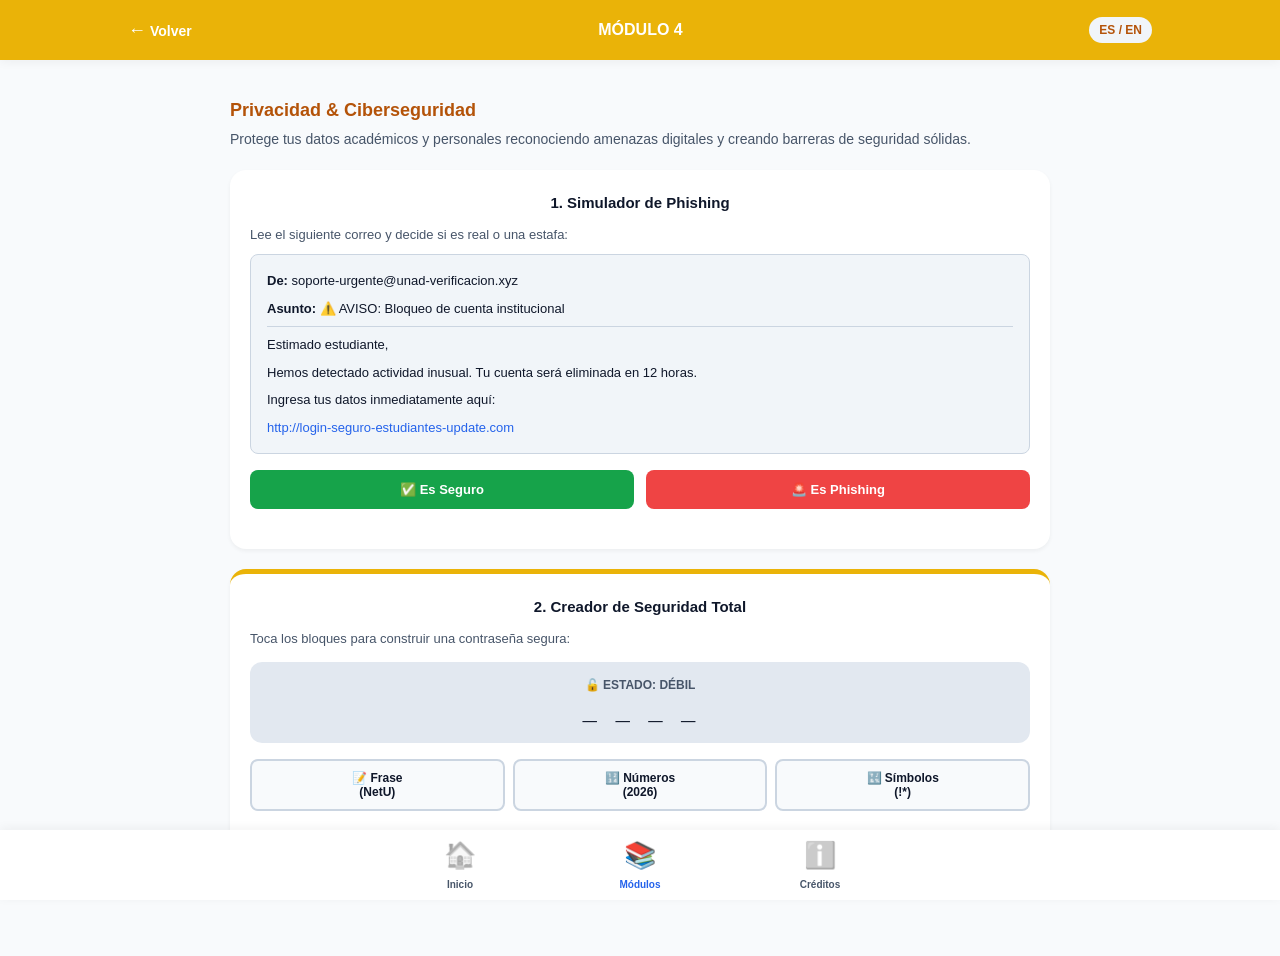
<file: modulo4.html>
﻿<!DOCTYPE html>
<html lang="es">
<head>
    <link rel="icon" type="image/png" href="assets/images/LOGO_U.png">
    <meta charset="UTF-8">
    <meta name="viewport" content="width=device-width, initial-scale=1.0">
    <title>Net-U App - Módulo 4</title>

    <style>
        /* ================= VARIABLES Y BASE ================= */
        :root {
            --bg-app: #F8FAFC;
            --bg-card: #FFFFFF;
            --text-main: #0F172A;
            --text-muted: #475569;
            --rbuu-blue: #2563EB;
            --rbuu-green: #16A34A;
            --rbuu-orange: #EA580C;
            --rbuu-yellow: #EAB308;
            --shadow-sm: 0 2px 4px rgba(0,0,0,0.05);
            --shadow-md: 0 4px 12px rgba(0,0,0,0.15);
        }

        * {
            margin: 0;
            padding: 0;
            box-sizing: border-box;
        }

        body {
            font-family: -apple-system, BlinkMacSystemFont, "Segoe UI", Roboto, sans-serif;
            background-color: var(--bg-app);
            color: var(--text-main); /* Recupera el color de todos los textos */
            margin: 0;
            display: flex;
            flex-direction: column;
            align-items: center;
        }

        /* ================= HEADER ================= */
        .top-header {
            background-color: #EAB308;
            width: 100%;
            height: 60px;
            position: fixed;
            top: 0;
            display: flex;
            justify-content: space-between;
            align-items: center;
            padding: 0 20px;
            z-index: 1000;
            box-shadow: 0 2px 10px rgba(0,0,0,0.05);
            box-sizing: border-box;
        }



        .btn-back {
            text-decoration: none;
            color: #FFFFFF;
            font-weight: 600;
            font-size: 14px;
            white-space: nowrap;
        }

        .header-title {
            font-size: 16px;
            font-weight: 700;
            color: #FFFFFF;
            text-align: center;
            flex-grow: 1;
        }
        .header-actions {
            display: flex;
            align-items: center;
            gap: 10px;
        }
        .btn-profile {
            text-decoration: none;
            background-color: #F1F5F9;
            width: 32px;
            height: 32px;
            border-radius: 50%;
            display: flex;
            justify-content: center;
            align-items: center;
            font-size: 16px;
            box-shadow: 0 2px 4px rgba(0,0,0,0.05);
        }

        .btn-lang {
            background-color: #F1F5F9;
            color: #B45309;
            border: none;
            padding: 6px 10px;
            font-size: 12px;
            font-weight: 700;
            border-radius: 20px;
            cursor: pointer;
        }

        /* ================= CUERPO PRINCIPAL ================= */
        .app-content {
            width: 100%;
            max-width: 900px;
            min-height: 100vh;
            padding: 80px 20px 90px 20px;
            display: flex;
            flex-direction: column;
            gap: 20px;
            box-sizing: border-box;
        }

        .module-intro h2 {
            font-size: 18px;
            color: #B45309;
            margin-bottom: 8px;
        }

        .module-intro p {
            font-size: 14px;
            color: var(--text-muted);
            line-height: 1.5;
        }

        /* ================= TARJETAS INTERACTIVAS ================= */
        .interactive-card {
            background-color: var(--bg-card);
            border-radius: 16px;
            padding: 24px 20px;
            box-shadow: var(--shadow-sm);
        }

            .interactive-card h3 {
                font-size: 15px;
                color: var(--text-main);
                margin-bottom: 16px;
                text-align: center;
            }

        /* --- INTERACCIÓN 1: SIMULADOR PHISHING --- */
        .email-mockup {
            background-color: #F1F5F9;
            border: 1px solid #CBD5E1;
            border-radius: 8px;
            padding: 16px;
            font-size: 13px;
            line-height: 1.5;
            margin-bottom: 16px;
            color: var(--text-main);
            transition: all 0.3s;
        }

            .email-mockup p {
                margin-bottom: 8px;
            }

                .email-mockup p:last-child {
                    margin-bottom: 0;
                }

        .flag-text {
            transition: all 0.3s;
        }

        .flag-active {
            background-color: #FCA5A5;
            color: #7F1D1D;
            font-weight: bold;
            padding: 0 4px;
            border-radius: 4px;
            text-decoration: line-through;
        }

        .action-row {
            display: flex;
            gap: 12px;
            margin-bottom: 16px;
        }

        .btn-phishing, .btn-safe {
            flex: 1;
            padding: 12px;
            border: none;
            border-radius: 8px;
            font-weight: 700;
            font-size: 13px;
            color: white;
            cursor: pointer;
            transition: transform 0.1s;
        }

            .btn-phishing:active, .btn-safe:active {
                transform: scale(0.95);
            }

        .btn-safe {
            background-color: var(--rbuu-green);
        }

        .btn-phishing {
            background-color: #EF4444;
        }

        .phishing-feedback {
            display: none;
            background-color: #FEF2F2;
            border-left: 4px solid #EF4444;
            padding: 12px;
            border-radius: 8px;
            font-size: 13px;
            color: #991B1B;
            animation: popIn 0.3s ease;
        }

            .phishing-feedback ul {
                margin-top: 8px;
                padding-left: 20px;
            }

            .phishing-feedback li {
                margin-bottom: 4px;
            }

        /* --- INTERACCIÓN 2: CREADOR DE CONTRASEÑAS & 2FA --- */
        .pwd-display {
            background-color: #E2E8F0;
            border-radius: 12px;
            padding: 16px;
            text-align: center;
            margin-bottom: 16px;
            transition: all 0.4s;
        }

            .pwd-display.strong {
                background-color: #DCFCE7;
                border: 2px solid var(--rbuu-green);
            }

        .pwd-status {
            font-size: 12px;
            font-weight: 700;
            color: var(--text-muted);
            margin-bottom: 8px;
            text-transform: uppercase;
        }

        .pwd-text {
            font-size: 24px;
            font-weight: 800;
            letter-spacing: 2px;
            font-family: monospace;
        }

        .strong .pwd-status {
            color: var(--rbuu-green);
        }

        .pwd-blocks {
            display: flex;
            gap: 8px;
            margin-bottom: 20px;
        }

        .btn-block {
            flex: 1;
            background-color: #F8FAFC;
            border: 2px solid #CBD5E1;
            padding: 10px 4px;
            border-radius: 8px;
            font-size: 12px;
            font-weight: 600;
            color: var(--text-main);
            cursor: pointer;
            transition: all 0.2s;
        }

            .btn-block.used {
                background-color: var(--rbuu-blue);
                color: white;
                border-color: var(--rbuu-blue);
                pointer-events: none;
            }

        .btn-2fa {
            display: none;
            width: 100%;
            background-color: var(--rbuu-orange);
            color: white;
            border: none;
            padding: 14px;
            border-radius: 12px;
            font-weight: 700;
            font-size: 14px;
            cursor: pointer;
            animation: popIn 0.4s ease;
            box-shadow: 0 4px 10px rgba(234, 88, 12, 0.3);
        }

        .sms-box {
            display: none;
            background-color: #F8FAFC;
            border: 1px solid #CBD5E1;
            border-radius: 16px;
            padding: 16px;
            margin-top: 16px;
            animation: popIn 0.4s ease;
            position: relative;
        }

        @keyframes popIn {
            from {
                transform: translateY(10px);
                opacity: 0;
            }

            to {
                transform: translateY(0);
                opacity: 1;
            }
        }

        /* ================= NAVEGACIÓN INFERIOR ================= */
        .bottom-nav {
            background-color: var(--bg-card);
            width: 100%;
            height: 70px;
            position: fixed;
            bottom: 0;
            display: flex;
            justify-content: space-around;
            align-items: center;
            box-shadow: 0 -2px 10px rgba(0,0,0,0.05);
            z-index: 1000;
        }

        .nav-item {
            text-decoration: none;
            color: #475569;
            display: flex;
            flex-direction: column;
            align-items: center;
            width: 33%; /* Ajuste base para celular */
            font-size: 10px;
            font-weight: 600;
        }

            .nav-item.active {
                color: var(--rbuu-blue);
            }

        .icon-placeholder {
            font-size: 22px;
            filter: grayscale(100%);
            opacity: 0.6;
            margin-bottom: 4px;
        }

        .nav-item.active .icon-placeholder {
            filter: grayscale(0%);
            opacity: 1;
        }

            .nav-item.active {
                color: var(--rbuu-blue);
            }

        .icon-placeholder {
            font-size: 22px;
            filter: grayscale(100%);
            opacity: 0.6;
        }

        .nav-item.active .icon-placeholder {
            filter: grayscale(0%);
            opacity: 1;
        }
        @media (min-width: 768px) {
            .top-header {
                padding: 0 10%;
            }

            .bottom-nav {
                justify-content: center;
                gap: 80px;
            }

            .nav-item {
                font-size: 14px;
                width: auto;
                min-width: 100px;
            }

                .nav-item .icon-placeholder {
                    font-size: 26px;
                }

            .app-content {
                padding: 100px 40px 100px 40px;
            }
        }
    </style>
</head>
<body>

    <header class="top-header">
        <a href="modulos.html" class="btn-back" data-i18n="nav_volver">
            <span style="font-size: 18px;">←</span> Volver
        </a>
        <h1 class="header-title" data-i18n="m4_header_title">MÓDULO 4</h1>
        <button id="btn-traduccion" class="btn-lang" data-i18n="btn_lang">ES / EN</button>
    </header>

    <main class="app-content">

        <section class="module-intro">
            <h2 data-i18n="m4_intro_title">Privacidad & Ciberseguridad</h2>
            <p data-i18n="m4_intro_desc">Protege tus datos académicos y personales reconociendo amenazas digitales y creando barreras de seguridad sólidas.</p>
        </section>

        <!-- INTERACCIÓN 1: SIMULADOR PHISHING -->
        <section class="interactive-card">
            <h3 data-i18n="m4_i1_title">1. Simulador de Phishing</h3>
            <p style="font-size: 13px; color: var(--text-muted); margin-bottom: 12px;" data-i18n="m4_phishing_desc">Lee el siguiente correo y decide si es real o una estafa:</p>

            <div class="email-mockup" id="email-mockup">
                <p><strong data-i18n="m4_mail_from">De:</strong> <span class="flag-text" id="f-domain">soporte-urgente@unad-verificacion.xyz</span></p>
                <p><strong data-i18n="m4_mail_subject">Asunto:</strong> <span data-i18n="m4_mail_subj_txt">⚠️ AVISO: Bloqueo de cuenta institucional</span></p>
                <hr style="margin: 8px 0; border: 0; border-top: 1px solid #CBD5E1;">
                <p data-i18n="m4_mail_greet">Estimado estudiante,</p>
                <p><span data-i18n="m4_mail_body_1">Hemos detectado actividad inusual. Tu cuenta será eliminada en</span> <span class="flag-text" id="f-urgency" data-i18n="m4_mail_body_2">12 horas</span>.</p>
                <p data-i18n="m4_mail_body_3">Ingresa tus datos inmediatamente aquí:</p>
                <p><span class="flag-text" id="f-link" style="color: #2563EB;">http://login-seguro-estudiantes-update.com</span></p>
            </div>

            <div class="action-row" id="phishing-actions">
                <button class="btn-safe" onclick="checkPhishing(false)" data-i18n="m4_btn_safe">✅ Es Seguro</button>
                <button class="btn-phishing" onclick="checkPhishing(true)" data-i18n="m4_btn_phish">🚨 Es Phishing</button>
            </div>

            <div class="phishing-feedback" id="phishing-feedback">
                <strong data-i18n="m4_fb_title">¡Correcto! Evitaste el ataque.</strong>
                <ul>
                    <li><strong data-i18n="m4_fb_b1_t">Dominio falso:</strong> <span data-i18n="m4_fb_b1_d">La universidad usa .edu.co, no .xyz.</span></li>
                    <li><strong data-i18n="m4_fb_b2_t">Tono de urgencia:</strong> <span data-i18n="m4_fb_b2_d">Te presionan con "12 horas" para asustarte.</span></li>
                    <li><strong data-i18n="m4_fb_b3_t">Enlace dudoso:</strong> <span data-i18n="m4_fb_b3_d">No lleva al sitio oficial de la universidad.</span></li>
                </ul>
            </div>
        </section>

        <!-- INTERACCIÓN 2: CONTRASEÑAS Y 2FA -->
        <section class="interactive-card" style="border-top: 5px solid var(--rbuu-yellow);">
            <h3 data-i18n="m4_i2_title">2. Creador de Seguridad Total</h3>
            <p style="font-size: 13px; color: var(--text-muted); margin-bottom: 16px;" data-i18n="m4_pwd_desc">Toca los bloques para construir una contraseña segura:</p>

            <div class="pwd-display" id="pwd-display">
                <div class="pwd-status" id="pwd-status" data-i18n="m4_pwd_weak">🔓 Estado: Débil</div>
                <div class="pwd-text" id="pwd-text">_ _ _ _</div>
            </div>

            <div class="pwd-blocks" id="pwd-blocks">
                <button class="btn-block" onclick="addBlock(this, 'NetU')">📝 <span data-i18n="m4_b_phrase">Frase</span><br>(NetU)</button>
                <button class="btn-block" onclick="addBlock(this, '2026')">🔢 <span data-i18n="m4_b_nums">Números</span><br>(2026)</button>
                <button class="btn-block" onclick="addBlock(this, '!*')">🔣 <span data-i18n="m4_b_symb">Símbolos</span><br>(!*)</button>
            </div>

            <p id="pwd-msg" style="font-size: 13px; color: var(--text-muted); margin-bottom: 16px; display: none;" data-i18n="m4_pwd_success">
                ¡Excelente! Mezclar estos elementos es mucho más seguro que usar fechas de cumpleaños. Pero falta el paso final:
            </p>

            <button class="btn-2fa" id="btn-2fa" onclick="activate2FA()" data-i18n="m4_btn_2fa">📲 Activar 2FA (Autenticador)</button>

            <div class="sms-box" id="sms-box">
                <p style="font-size: 11px; font-weight: 700; color: var(--text-muted); margin-bottom: 8px;" data-i18n="m4_sms_header">💬 Mensaje Nuevo (SMS)</p>
                <p style="font-size: 15px; font-weight: bold; letter-spacing: 1px;"><span data-i18n="m4_sms_code_txt">Tu código Net-U es:</span> <span style="color: var(--rbuu-blue);">582-914</span></p>
                <p style="font-size: 12px; color: var(--text-muted); margin-top: 8px;">
                    <strong data-i18n="m4_sms_secure_txt">¡Cuenta protegida!</strong> <span data-i18n="m4_sms_secure_desc">Con el 2FA, aunque adivinen tu contraseña, no podrán entrar sin tu celular personal.</span>
                </p>
            </div>
        </section>

    </main>

    <nav class="bottom-nav">
        <a href="inicio.html" class="nav-item">
            <span class="icon-placeholder">🏠</span>
            <span style="font-size: 10px; font-weight: 600; margin-top: 4px;" data-i18n="nav_inicio">Inicio</span>
        </a>
        <a href="modulos.html" class="nav-item active">
            <span class="icon-placeholder">📚</span>
            <span style="font-size: 10px; font-weight: 600; margin-top: 4px;" data-i18n="nav_modulos">Módulos</span>
        </a>
        <a href="creditos.html" class="nav-item">
            <span class="icon-placeholder">ℹ️</span>
            <span style="font-size: 10px; font-weight: 600; margin-top: 4px;" data-i18n="nav_creditos">Créditos</span>
        </a>
    </nav>

    <!-- SCRIPTS -->
    <script src="traduccion.js"></script>
    <script>
        // Función auxiliar para leer del diccionario en las alertas
        function getTranslation(key) {
            const lang = localStorage.getItem('NetU_Idioma') || 'es';
            if (typeof diccionario !== 'undefined' && diccionario[lang] && diccionario[lang][key]) {
                return diccionario[lang][key];
            }
            return key;
        }

        function playDing() {
            const audioCtx = new (window.AudioContext || window.webkitAudioContext)();
            const oscillator = audioCtx.createOscillator();
            const gainNode = audioCtx.createGain();
            oscillator.connect(gainNode);
            gainNode.connect(audioCtx.destination);
            oscillator.type = 'sine';
            oscillator.frequency.setValueAtTime(880, audioCtx.currentTime);
            gainNode.gain.setValueAtTime(1, audioCtx.currentTime);
            gainNode.gain.exponentialRampToValueAtTime(0.01, audioCtx.currentTime + 1);
            oscillator.start(audioCtx.currentTime);
            oscillator.stop(audioCtx.currentTime + 1);
        }

        // ================= LÓGICA PHISHING =================
        function checkPhishing(isPhishing) {
            if (!isPhishing) {
                alert(getTranslation('m4_alert_wrong'));
                return;
            }

            playDing();
            document.getElementById('phishing-actions').style.display = 'none';
            document.getElementById('phishing-feedback').style.display = 'block';

            document.getElementById('f-domain').classList.add('flag-active');
            document.getElementById('f-urgency').classList.add('flag-active');
            document.getElementById('f-link').classList.add('flag-active');
        }

        // ================= LÓGICA CONTRASEÑAS & 2FA =================
        let currentPassword = "";
        let blocksUsed = 0;

        function addBlock(btnElement, text) {
            btnElement.classList.add('used');
            currentPassword += text;
            blocksUsed++;

            const pwdText = document.getElementById('pwd-text');
            const pwdDisplay = document.getElementById('pwd-display');
            const pwdStatus = document.getElementById('pwd-status');
            const pwdMsg = document.getElementById('pwd-msg');
            const btn2FA = document.getElementById('btn-2fa');

            pwdText.textContent = currentPassword;

            if (blocksUsed === 3) {
                playDing();
                pwdDisplay.classList.add('strong');
                pwdStatus.setAttribute('data-i18n', 'm4_pwd_strong');
                if (typeof aplicarIdioma === "function") aplicarIdioma();

                pwdMsg.style.display = "block";
                btn2FA.style.display = "block";
            }
        }

        function activate2FA() {
            playDing();
            document.getElementById('btn-2fa').style.display = 'none';
            document.getElementById('sms-box').style.display = 'block';
        }

        document.addEventListener('DOMContentLoaded', () => {
            localStorage.setItem('ultimoModuloGuardado', 'modulo4.html');
        });
    </script>
</body>
</html>
</file>
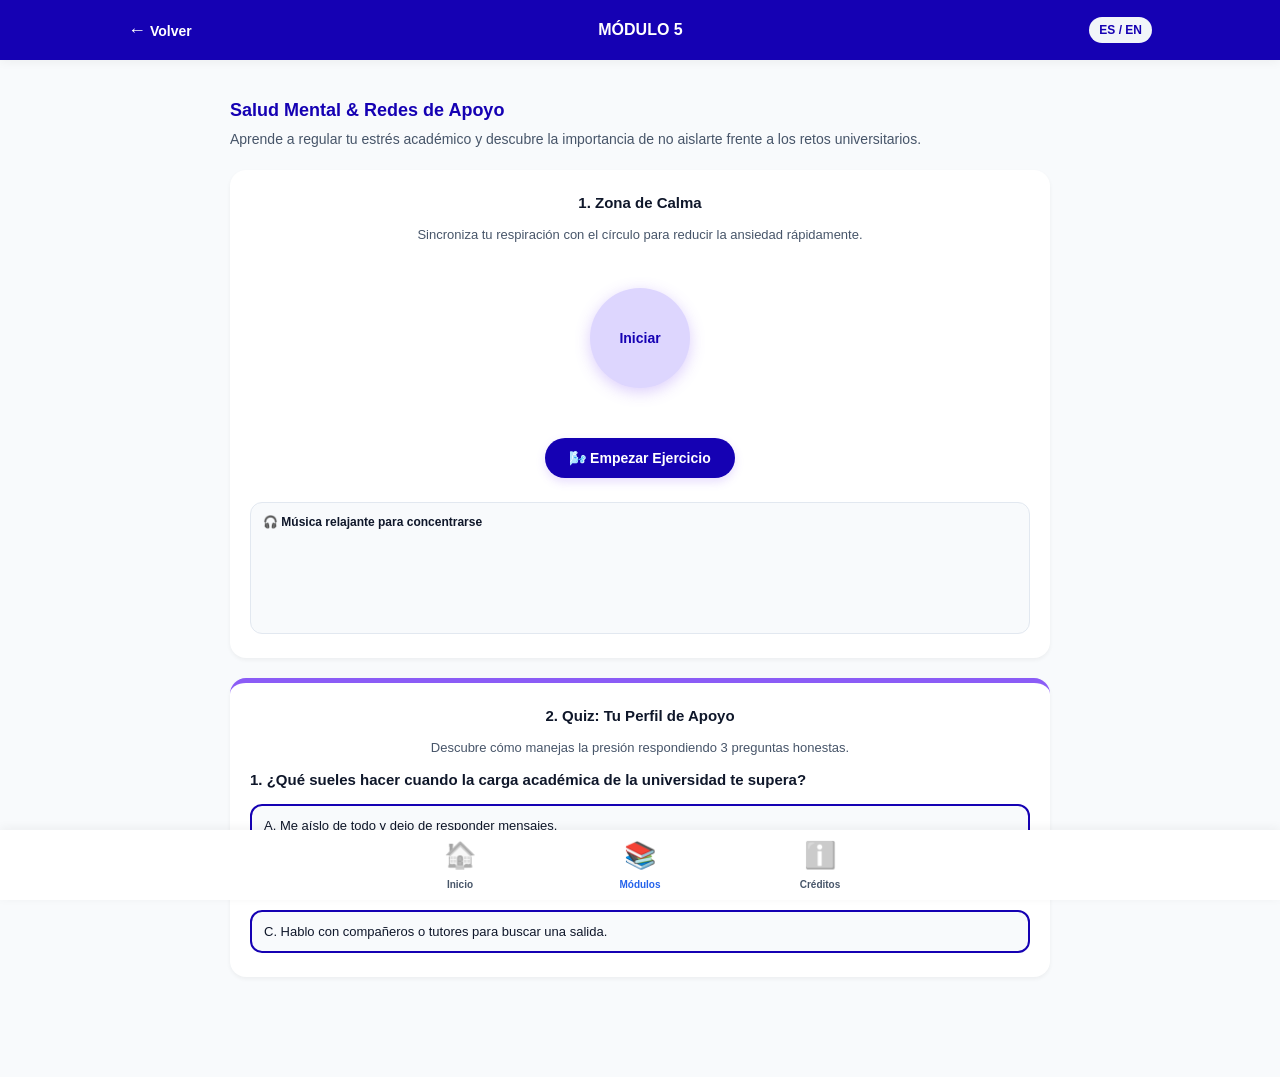
<file: modulo5.html>
﻿<!DOCTYPE html>
<html lang="es">
<head>
    <link rel="icon" type="image/png" href="assets/images/LOGO_U.png">
    <meta charset="UTF-8">
    <meta name="viewport" content="width=device-width, initial-scale=1.0">
    <title>Net-U App - Módulo 5</title>

    <style>
        /* ================= VARIABLES Y BASE ================= */
        :root {
            --bg-app: #F8FAFC;
            --bg-card: #FFFFFF;
            --text-main: #0F172A;
            --text-muted: #475569;
            --rbuu-blue: #2563EB;
            --rbuu-green: #16A34A;
            --rbuu-orange: #EA580C;
            --rbuu-yellow: #EAB308;
            --rbuu-purple: #8B5CF6;
            --shadow-sm: 0 2px 4px rgba(0,0,0,0.05);
            --shadow-md: 0 4px 12px rgba(0,0,0,0.15);
        }

        * {
            margin: 0;
            padding: 0;
            box-sizing: border-box;
        }

        body {
            font-family: -apple-system, BlinkMacSystemFont, "Segoe UI", Roboto, sans-serif;
            background-color: var(--bg-app);
            color: var(--text-main); /* Recupera el color de todos los textos */
            margin: 0;
            display: flex;
            flex-direction: column;
            align-items: center;
        }

        /* ================= HEADER ================= */
        .top-header {
            background-color: #1501B3;
            width: 100%;
            height: 60px;
            position: fixed;
            top: 0;
            display: flex;
            justify-content: space-between;
            align-items: center;
            padding: 0 20px;
            z-index: 1000;
            box-shadow: 0 2px 10px rgba(0,0,0,0.05);
            box-sizing: border-box;
        }

        .btn-back {
            text-decoration: none;
            color: #FFFFFF;
            font-weight: 600;
            font-size: 14px;
            white-space: nowrap;
        }

        .header-title {
            font-size: 16px;
            font-weight: 700;
            color: #FFFFFF;
            text-align: center;
            flex-grow: 1;
        }
        .header-actions {
            display: flex;
            align-items: center;
            gap: 10px;
        }
        .btn-profile {
            text-decoration: none;
            background-color: #F1F5F9;
            width: 32px;
            height: 32px;
            border-radius: 50%;
            display: flex;
            justify-content: center;
            align-items: center;
            font-size: 16px;
            box-shadow: 0 2px 4px rgba(0,0,0,0.05);
        }

        .btn-lang {
            background-color: #F1F5F9;
            color: #1501B3;
            border: none;
            padding: 6px 10px;
            font-size: 12px;
            font-weight: 700;
            border-radius: 20px;
            cursor: pointer;
        }

        /* ================= CUERPO PRINCIPAL ================= */
        .app-content {
            width: 100%;
            max-width: 900px;
            min-height: 100vh;
            padding: 80px 20px 90px 20px;
            display: flex;
            flex-direction: column;
            gap: 20px;
            box-sizing: border-box;
        }

        .module-intro h2 {
            font-size: 18px;
            color: #1501B3;
            margin-bottom: 8px;
        }

        .module-intro p {
            font-size: 14px;
            color: var(--text-muted);
            line-height: 1.5;
        }

        /* ================= TARJETAS INTERACTIVAS ================= */
        .interactive-card {
            background-color: var(--bg-card);
            border-radius: 16px;
            padding: 24px 20px;
            box-shadow: var(--shadow-sm);
            text-align: center;
        }

            .interactive-card h3 {
                font-size: 15px;
                color: var(--text-main);
                margin-bottom: 16px;
            }

        /* --- INTERACCIÓN 1: ZONA DE CALMA --- */
        .breathe-container {
            display: flex;
            justify-content: center;
            align-items: center;
            height: 160px;
            margin-bottom: 20px;
            position: relative;
        }

        .breathe-circle {
            width: 100px;
            height: 100px;
            border-radius: 50%;
            background-color: #DDD6FE;
            display: flex;
            justify-content: center;
            align-items: center;
            color: #1501B3;
            font-weight: 700;
            font-size: 14px;
            transition: transform 4s ease-in-out, background-color 2s ease;
            box-shadow: 0 4px 15px rgba(139, 92, 246, 0.3);
            z-index: 2;
        }

            .breathe-circle.inhale {
                transform: scale(1.6);
                background-color: #C4B5FD;
            }

            .breathe-circle.hold {
                transform: scale(1.6);
                background-color: #A78BFA;
                transition: background-color 2s ease;
            }

            .breathe-circle.exhale {
                transform: scale(1);
                background-color: #DDD6FE;
            }

        .btn-action {
            background-color: #1501B3;
            color: white;
            border: none;
            padding: 12px 24px;
            border-radius: 20px;
            font-weight: 700;
            font-size: 14px;
            cursor: pointer;
            box-shadow: 0 4px 10px rgba(139, 92, 246, 0.2);
            transition: transform 0.1s;
            margin-bottom: 24px;
        }

            .btn-action:active {
                transform: scale(0.96);
            }

        .player-box {
            background-color: #F8FAFC;
            border: 1px solid #E2E8F0;
            border-radius: 12px;
            padding: 12px;
            text-align: left;
        }

        /* --- INTERACCIÓN 2: QUIZ REDES DE APOYO --- */
        .quiz-container {
            text-align: left;
        }

        .quiz-question {
            font-size: 15px;
            font-weight: 700;
            color: var(--text-main);
            margin-bottom: 16px;
        }

        .quiz-options {
            display: flex;
            flex-direction: column;
            gap: 10px;
        }

        .btn-option {
            background-color: #F8FAFC;
            border: 2px solid #1501B3;
            padding: 12px;
            border-radius: 12px;
            font-size: 13px;
            color: var(--text-main);
            font-weight: 500;
            text-align: left;
            cursor: pointer;
            transition: all 0.2s;
        }

            .btn-option:hover {
                border-color: #1501B3;
                background-color: #F5F3FF;
            }

            .btn-option:active {
                transform: scale(0.98);
            }

        .quiz-result {
            display: none;
            background-color: #F5F3FF;
            border-left: 4px solid var(--rbuu-purple);
            padding: 16px;
            border-radius: 8px;
            margin-top: 16px;
            animation: popIn 0.4s ease;
            text-align: left;
        }

            .quiz-result h4 {
                color: #1501B3;
                margin-bottom: 8px;
                font-size: 16px;
            }

            .quiz-result p {
                font-size: 13px;
                line-height: 1.5;
                color: var(--text-main);
            }

        @keyframes popIn {
            from {
                transform: translateY(10px);
                opacity: 0;
            }

            to {
                transform: translateY(0);
                opacity: 1;
            }
        }

        /* ================= NAVEGACIÓN INFERIOR ================= */
        .bottom-nav {
            background-color: var(--bg-card);
            width: 100%;
            height: 70px;
            position: fixed;
            bottom: 0;
            display: flex;
            justify-content: space-around;
            align-items: center;
            box-shadow: 0 -2px 10px rgba(0,0,0,0.05);
            z-index: 1000;
        }

        .nav-item {
            text-decoration: none;
            color: #475569;
            display: flex;
            flex-direction: column;
            align-items: center;
            width: 33%; /* Ajuste base para celular */
            font-size: 10px;
            font-weight: 600;
        }

        .nav-item.active {
            color: var(--rbuu-blue);
        }

        .icon-placeholder {
            font-size: 22px;
            filter: grayscale(100%);
            opacity: 0.6;
            margin-bottom: 4px;
        }

        .nav-item.active .icon-placeholder {
            filter: grayscale(0%);
            opacity: 1;
        }

        .nav-item.active {
            color: var(--rbuu-blue);
        }

        .icon-placeholder {
            font-size: 22px;
            filter: grayscale(100%);
            opacity: 0.6;
            margin-bottom: 4px;
        }

        .nav-item.active .icon-placeholder {
            filter: grayscale(0%);
            opacity: 1;
        }

            .nav-item.active {
                color: var(--rbuu-blue);
            }

        .icon-placeholder {
            font-size: 22px;
            filter: grayscale(100%);
            opacity: 0.6;
        }

        .nav-item.active .icon-placeholder {
            filter: grayscale(0%);
            opacity: 1;
        }
        @media (min-width: 768px) {
            .top-header {
                padding: 0 10%;
            }

            .bottom-nav {
                justify-content: center;
                gap: 80px;
            }

            .nav-item {
                font-size: 14px;
                width: auto;
                min-width: 100px;
            }

                .nav-item .icon-placeholder {
                    font-size: 26px;
                }

            .app-content {
                padding: 100px 40px 100px 40px;
            }
        }
    </style>
</head>
<body>

    <header class="top-header">
        <a href="modulos.html" class="btn-back" data-i18n="nav_volver">
            <span style="font-size: 18px;">←</span> Volver
        </a>
        <h1 class="header-title" data-i18n="m5_header_title">MÓDULO 5</h1>
        <button id="btn-traduccion" class="btn-lang" data-i18n="btn_lang">ES / EN</button>
    </header>

    <main class="app-content">

        <section class="module-intro">
            <h2 data-i18n="m5_intro_title">Salud Mental & Redes de Apoyo</h2>
            <p data-i18n="m5_intro_desc">Aprende a regular tu estrés académico y descubre la importancia de no aislarte frente a los retos universitarios.</p>
        </section>

        <!-- INTERACCIÓN 1: ZONA DE CALMA -->
        <section class="interactive-card">
            <h3 data-i18n="m5_i1_title">1. Zona de Calma</h3>
            <p style="font-size: 13px; color: var(--text-muted); margin-bottom: 16px;" data-i18n="m5_i1_desc">Sincroniza tu respiración con el círculo para reducir la ansiedad rápidamente.</p>

            <div class="breathe-container">
                <div class="breathe-circle" id="breathe-circle" data-i18n="m5_circle_init">Iniciar</div>
            </div>

            <button class="btn-action" id="btn-breathe" data-i18n="m5_btn_breathe_start">🌬️ Empezar Ejercicio</button>

            <div class="player-box">
                <p style="font-size: 12px; font-weight: 700; margin-bottom: 8px;" data-i18n="m5_player_title">🎧 Música relajante para concentrarse</p>
                <iframe width="100%" height="80" scrolling="no" frameborder="no" allow="autoplay" src="https://w.soundcloud.com/player/?url=https%3A//soundcloud.com/user-576179670/relaxing-studying-music-study-music-alpha-waves-for-brain-power-focus-concentration-music&color=%238B5CF6&auto_play=false&hide_related=true&show_comments=false&show_user=false&show_reposts=false&show_teaser=false" style="border-radius: 8px;"></iframe>
            </div>
        </section>

        <!-- INTERACCIÓN 2: QUIZ REDES DE APOYO -->
        <section class="interactive-card" style="border-top: 5px solid var(--rbuu-purple);">
            <h3 data-i18n="m5_i2_title">2. Quiz: Tu Perfil de Apoyo</h3>
            <p style="font-size: 13px; color: var(--text-muted); margin-bottom: 16px;" data-i18n="m5_i2_desc">Descubre cómo manejas la presión respondiendo 3 preguntas honestas.</p>

            <div class="quiz-container" id="quiz-container">
                <div class="quiz-question" id="quiz-question"></div>
                <div class="quiz-options" id="quiz-options">
                    <!-- Botones inyectados con JS -->
                </div>
            </div>

            <div class="quiz-result" id="quiz-result">
                <h4 id="result-title"></h4>
                <p id="result-text"></p>
            </div>
        </section>

    </main>

    <nav class="bottom-nav">
        <a href="inicio.html" class="nav-item">
            <span class="icon-placeholder">🏠</span>
            <span style="font-size: 10px; font-weight: 600; margin-top: 4px;" data-i18n="nav_inicio">Inicio</span>
        </a>
        <a href="modulos.html" class="nav-item active">
            <span class="icon-placeholder">📚</span>
            <span style="font-size: 10px; font-weight: 600; margin-top: 4px;" data-i18n="nav_modulos">Módulos</span>
        </a>
        <a href="creditos.html" class="nav-item">
            <span class="icon-placeholder">ℹ️</span>
            <span style="font-size: 10px; font-weight: 600; margin-top: 4px;" data-i18n="nav_creditos">Créditos</span>
        </a>
    </nav>

    <!-- SCRIPTS -->
    <script src="traduccion.js"></script>
    <script>
        localStorage.setItem('ultimoModuloGuardado', 'modulo5.html');

        function playDing() {
            const audioCtx = new (window.AudioContext || window.webkitAudioContext)();
            const oscillator = audioCtx.createOscillator();
            const gainNode = audioCtx.createGain();
            oscillator.connect(gainNode);
            gainNode.connect(audioCtx.destination);
            oscillator.type = 'sine';
            oscillator.frequency.setValueAtTime(880, audioCtx.currentTime);
            gainNode.gain.setValueAtTime(1, audioCtx.currentTime);
            gainNode.gain.exponentialRampToValueAtTime(0.01, audioCtx.currentTime + 1);
            oscillator.start(audioCtx.currentTime);
            oscillator.stop(audioCtx.currentTime + 1);
        }

        // ================= LÓGICA RESPIRACIÓN =================
        const btnBreathe = document.getElementById('btn-breathe');
        const breatheCircle = document.getElementById('breathe-circle');
        let isBreathing = false;
        let breatheInterval;

        function breatheCycle() {
            breatheCircle.setAttribute('data-i18n', 'm5_circle_inhale');
            breatheCircle.className = 'breathe-circle inhale';
            if (typeof aplicarIdioma === "function") aplicarIdioma();

            setTimeout(() => {
                if (!isBreathing) return;
                breatheCircle.setAttribute('data-i18n', 'm5_circle_hold');
                breatheCircle.className = 'breathe-circle hold';
                if (typeof aplicarIdioma === "function") aplicarIdioma();

                setTimeout(() => {
                    if (!isBreathing) return;
                    breatheCircle.setAttribute('data-i18n', 'm5_circle_exhale');
                    breatheCircle.className = 'breathe-circle exhale';
                    if (typeof aplicarIdioma === "function") aplicarIdioma();
                }, 2000);

            }, 4000);
        }

        btnBreathe.addEventListener('click', () => {
            if (isBreathing) {
                isBreathing = false;
                clearInterval(breatheInterval);
                breatheCircle.className = 'breathe-circle';
                breatheCircle.setAttribute('data-i18n', 'm5_circle_init');
                btnBreathe.setAttribute('data-i18n', 'm5_btn_breathe_start');
            } else {
                isBreathing = true;
                btnBreathe.setAttribute('data-i18n', 'm5_btn_breathe_stop');
                breatheCycle();
                breatheInterval = setInterval(breatheCycle, 10000);
            }
            if (typeof aplicarIdioma === "function") aplicarIdioma();
        });

        // ================= LÓGICA QUIZ =================
        const questions = [
            {
                q: "m5_q1",
                opts: [
                    { textKey: "m5_q1_o1", points: 1 },
                    { textKey: "m5_q1_o2", points: 2 },
                    { textKey: "m5_q1_o3", points: 3 }
                ]
            },
            {
                q: "m5_q2",
                opts: [
                    { textKey: "m5_q2_o1", points: 1 },
                    { textKey: "m5_q2_o2", points: 2 },
                    { textKey: "m5_q2_o3", points: 3 }
                ]
            },
            {
                q: "m5_q3",
                opts: [
                    { textKey: "m5_q3_o1", points: 1 },
                    { textKey: "m5_q3_o2", points: 2 },
                    { textKey: "m5_q3_o3", points: 3 }
                ]
            }
        ];

        let currentQuestion = 0;
        let totalScore = 0;
        const questionEl = document.getElementById('quiz-question');
        const optionsEl = document.getElementById('quiz-options');
        const resultEl = document.getElementById('quiz-result');

        function loadQuestion() {
            if (currentQuestion < questions.length) {
                const q = questions[currentQuestion];
                questionEl.setAttribute('data-i18n', q.q);
                optionsEl.innerHTML = '';

                q.opts.forEach(opt => {
                    const btn = document.createElement('button');
                    btn.className = 'btn-option';
                    btn.setAttribute('data-i18n', opt.textKey);
                    btn.onclick = () => selectOption(opt.points);
                    optionsEl.appendChild(btn);
                });
                if (typeof aplicarIdioma === "function") aplicarIdioma();
            } else {
                showResults();
            }
        }

        function selectOption(points) {
            totalScore += points;
            currentQuestion++;
            loadQuestion();
        }

        function showResults() {
            document.getElementById('quiz-container').style.display = 'none';
            playDing();
            resultEl.style.display = 'block';

            const title = document.getElementById('result-title');
            const text = document.getElementById('result-text');

            if (totalScore <= 4) {
                title.setAttribute('data-i18n', 'm5_res1_title');
                text.setAttribute('data-i18n', 'm5_res1_desc');
            } else if (totalScore <= 7) {
                title.setAttribute('data-i18n', 'm5_res2_title');
                text.setAttribute('data-i18n', 'm5_res2_desc');
            } else {
                title.setAttribute('data-i18n', 'm5_res3_title');
                text.setAttribute('data-i18n', 'm5_res3_desc');
            }
            if (typeof aplicarIdioma === "function") aplicarIdioma();
        }

        // Iniciar
        document.addEventListener('DOMContentLoaded', loadQuestion);

    </script>
</body>
</html>
</file>
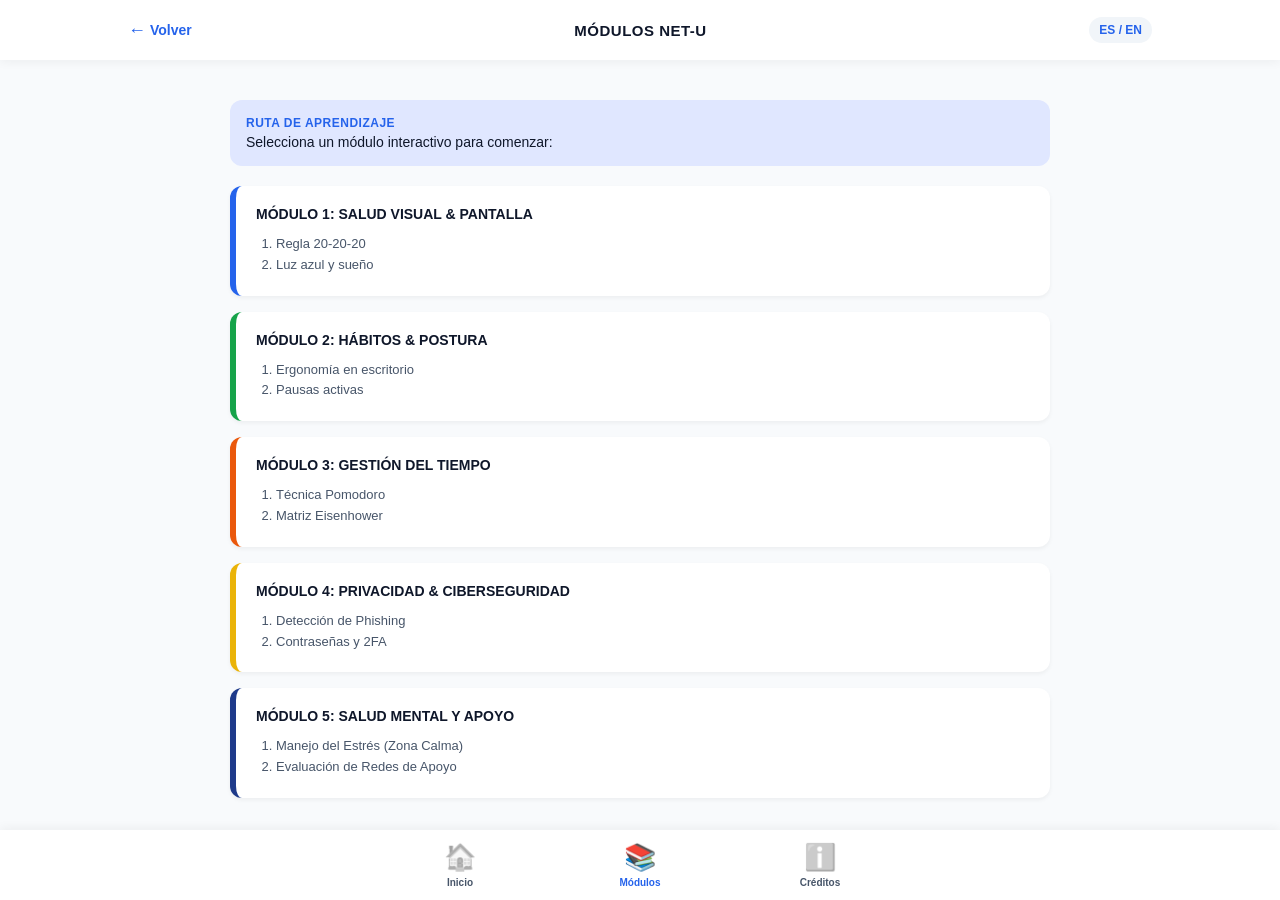
<file: modulos.html>
﻿<!DOCTYPE html>
<html lang="es">
<head>
    <link rel="icon" type="image/png" href="assets/images/LOGO_U.png">
    <meta charset="UTF-8">
    <meta name="viewport" content="width=device-width, initial-scale=1.0">
    <title>Net-U App - Módulos</title>

    <style>
        /* ================= VARIABLES ================= */
        :root {
            --bg-app: #F8FAFC;
            --bg-card: #FFFFFF;
            --text-main: #0F172A;
            --text-muted: #475569;
            --rbuu-blue: #2563EB;
            --rbuu-green: #16A34A;
            --rbuu-orange: #EA580C;
            --rbuu-yellow: #EAB308;
            --rbuu-dark: #1E3A8A;
            --shadow-sm: 0 2px 4px rgba(0,0,0,0.05);
            --shadow-md: 0 4px 12px rgba(0,0,0,0.15);
        }

        * {
            margin: 0;
            padding: 0;
            box-sizing: border-box;
        }

        body {
            font-family: -apple-system, BlinkMacSystemFont, "Segoe UI", Roboto, sans-serif;
            background-color: var(--bg-app);
            margin: 0;
            display: flex;
            flex-direction: column;
            align-items: center; /* Mantiene el contenido centrado en PC */
        }

        /* ================= HEADER ================= */
        .top-header {
            background-color: var(--bg-card);
            width: 100%;
            height: 60px;
            position: fixed;
            top: 0;
            display: flex;
            justify-content: space-between;
            align-items: center;
            padding: 0 20px;
            z-index: 1000;
            box-shadow: 0 2px 10px rgba(0,0,0,0.05);
            box-sizing: border-box;
        }

        .btn-back {
            text-decoration: none;
            color: var(--rbuu-blue);
            font-weight: 600;
            font-size: 14px;
            display: flex;
            align-items: center;
            gap: 4px;
        }

        .header-title {
            font-size: 15px;
            font-weight: 800;
            color: var(--text-main);
            letter-spacing: 0.5px;
            text-align: center;
            flex: 1;
        }

        .btn-lang {
            background-color: #F1F5F9;
            color: var(--rbuu-blue);
            border: none;
            padding: 6px 10px;
            font-size: 12px;
            font-weight: 700;
            border-radius: 20px;
            cursor: pointer;
        }

        /* ================= CUERPO PRINCIPAL ================= */
        .app-content {
            width: 100%;
            max-width: 900px; /* En móvil será 100%, en PC no pasará de 900px para que los textos sean legibles */
            min-height: 100vh;
            padding: 80px 20px 90px 20px;
            display: flex;
            flex-direction: column;
            gap: 20px;
            box-sizing: border-box;
        }

        .intro-box {
            background-color: #E0E7FF;
            border-radius: 12px;
            padding: 16px;
        }

            .intro-box h3 {
                font-size: 12px;
                color: var(--rbuu-blue);
                margin-bottom: 4px;
                text-transform: uppercase;
                letter-spacing: 0.5px;
            }

            .intro-box p {
                font-size: 14px;
                color: var(--text-main);
                font-weight: 500;
            }

        /* ================= TARJETAS DE MÓDULOS ================= */
        .modules-list {
            display: flex;
            flex-direction: column;
            gap: 16px;
        }

        .module-card {
            background-color: var(--bg-card);
            border-radius: 12px;
            padding: 20px;
            box-shadow: var(--shadow-sm);
            cursor: pointer;
            transition: transform 0.2s, box-shadow 0.2s;
            text-decoration: none;
            display: block;
        }

            .module-card:active {
                transform: scale(0.98);
            }

        .module-title {
            font-size: 14px;
            font-weight: 700;
            margin-bottom: 12px;
            color: var(--text-main);
            display: flex;
            align-items: center;
        }

        .module-topics {
            list-style-type: decimal;
            padding-left: 20px;
            font-size: 13px;
            color: var(--text-muted);
            line-height: 1.6;
        }

        .mod-1 {
            border-left: 6px solid var(--rbuu-blue);
        }

        .mod-2 {
            border-left: 6px solid var(--rbuu-green);
        }

        .mod-3 {
            border-left: 6px solid var(--rbuu-orange);
        }

        .mod-4 {
            border-left: 6px solid var(--rbuu-yellow);
        }

        .mod-5 {
            border-left: 6px solid var(--rbuu-dark);
        }

        /* ================= NAVEGACIÓN INFERIOR ================= */
        .bottom-nav {
            background-color: var(--bg-card);
            width: 100%;
            height: 70px;
            position: fixed;
            bottom: 0;
            display: flex;
            justify-content: space-around;
            align-items: center;
            box-shadow: 0 -2px 10px rgba(0,0,0,0.05);
            z-index: 1000;
        }

        .nav-item {
            text-decoration: none;
            color: var(--text-muted);
            display: flex;
            flex-direction: column;
            align-items: center;
            cursor: pointer;
            width: 33%;
        }

            .nav-item.active {
                color: var(--rbuu-blue);
            }

        .icon-placeholder {
            font-size: 22px;
            filter: grayscale(100%);
            opacity: 0.6;
        }

        .nav-item.active .icon-placeholder {
            filter: grayscale(0%);
            opacity: 1;
        }
        /* 2. MEDIA QUERIES (La magia que transforma la app en Tablets y PC) */
        @media (min-width: 768px) {
            .top-header {
                padding: 0 10%;
            }

            .bottom-nav {
                justify-content: center;
                gap: 80px;
            }

            .nav-item {
                font-size: 14px;
                width: auto; /* ESTA ES LA CLAVE: Anula el porcentaje del celular */
                min-width: 100px; /* Les da un tamaño base uniforme para que no se aplasten */
            }

                .nav-item .icon-placeholder {
                    font-size: 26px;
                }

            .app-content {
                padding: 100px 40px 100px 40px;
            }
        }
    </style>
</head>
<body>

    <header class="top-header">
        <a href="inicio.html" class="btn-back" data-i18n="nav_volver">
            <span style="font-size: 18px;">←</span> Volver
        </a>
        <h1 class="header-title" data-i18n="tit_header_modulos">MÓDULOS NET-U</h1>
        <!-- ID agregado para que funcione el JS -->
        <button id="btn-traduccion" class="btn-lang" data-i18n="btn_lang">ES / EN</button>
    </header>

    <main class="app-content">

        <div class="intro-box">
            <h3 data-i18n="ruta_tit">Ruta de Aprendizaje</h3>
            <p data-i18n="ruta_desc">Selecciona un módulo interactivo para comenzar:</p>
        </div>

        <div class="modules-list">

            <!-- Módulo 1 -->
            <a href="modulo1.html" class="module-card mod-1">
                <h2 class="module-title" data-i18n="tit_mod_1">MÓDULO 1: SALUD VISUAL & PANTALLA</h2>
                <ol class="module-topics">
                    <li data-i18n="mod1_t1">Regla 20-20-20</li>
                    <li data-i18n="mod1_t2">Luz azul y sueño</li>
                </ol>
            </a>

            <!-- Módulo 2 -->
            <a href="modulo2.html" class="module-card mod-2">
                <h2 class="module-title" data-i18n="tit_mod_2">MÓDULO 2: HÁBITOS & POSTURA</h2>
                <ol class="module-topics">
                    <li data-i18n="mod2_t1">Ergonomía en escritorio</li>
                    <li data-i18n="mod2_t2">Pausas activas</li>
                </ol>
            </a>

            <!-- Módulo 3 -->
            <a href="modulo3.html" class="module-card mod-3">
                <h2 class="module-title" data-i18n="tit_mod_3">MÓDULO 3: GESTIÓN DEL TIEMPO</h2>
                <ol class="module-topics">
                    <li data-i18n="mod3_t1">Técnica Pomodoro</li>
                    <li data-i18n="mod3_t2">Matriz Eisenhower</li>
                </ol>
            </a>

            <!-- Módulo 4 -->
            <a href="modulo4.html" class="module-card mod-4">
                <h2 class="module-title" data-i18n="tit_mod_4">MÓDULO 4: PRIVACIDAD & CIBERSEGURIDAD</h2>
                <ol class="module-topics">
                    <li data-i18n="mod4_t1">Detección de Phishing</li>
                    <li data-i18n="mod4_t2">Contraseñas y 2FA</li>
                </ol>
            </a>

            <!-- Módulo 5 -->
            <a href="modulo5.html" class="module-card mod-5">
                <h2 class="module-title" data-i18n="tit_mod_5">MÓDULO 5: SALUD MENTAL Y APOYO</h2>
                <ol class="module-topics">
                    <li data-i18n="mod5_t1">Manejo del Estrés (Zona Calma)</li>
                    <li data-i18n="mod5_t2">Evaluación de Redes de Apoyo</li>
                </ol>
            </a>

        </div>
    </main>

    <nav class="bottom-nav">
        <a href="inicio.html" class="nav-item">
            <span class="icon-placeholder">🏠</span>
            <span style="font-size: 10px; font-weight: 600; margin-top: 4px;" data-i18n="nav_inicio">Inicio</span>
        </a>
        <a href="modulos.html" class="nav-item active">
            <span class="icon-placeholder">📚</span>
            <span style="font-size: 10px; font-weight: 600; margin-top: 4px;" data-i18n="nav_modulos">Módulos</span>
        </a>
        <a href="creditos.html" class="nav-item">
            <span class="icon-placeholder">ℹ️</span>
            <span style="font-size: 10px; font-weight: 600; margin-top: 4px;" data-i18n="nav_creditos">Créditos</span>
        </a>
    </nav>

    <!-- Importante: Llamar al script de traducción al final -->
    <script src="traduccion.js"></script>
</body>
</html>
</file>
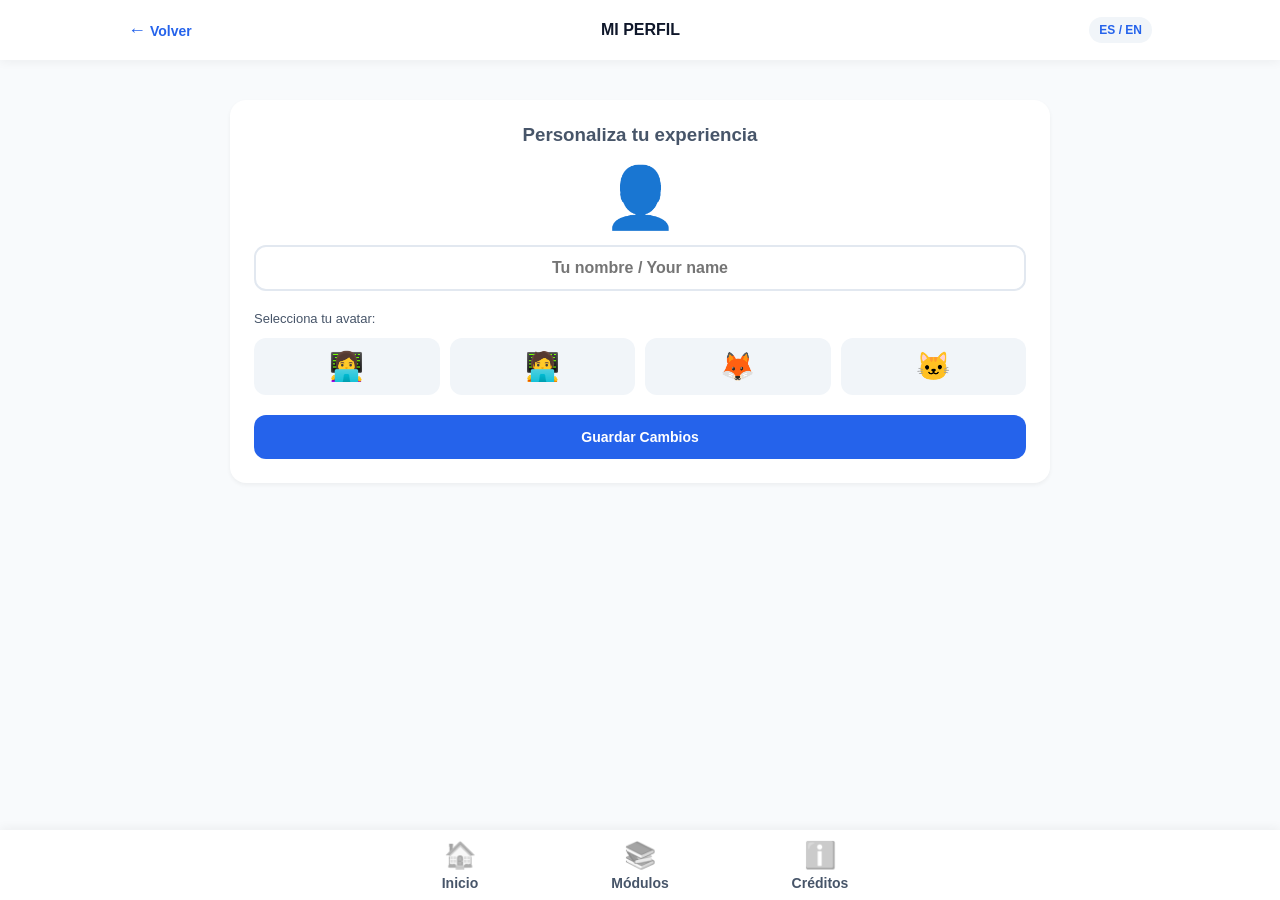
<file: perfil.html>
﻿<!DOCTYPE html>
<html lang="es">
<head>
    <link rel="icon" type="image/png" href="assets/images/LOGO_U.png">
    <meta charset="UTF-8">
    <meta name="viewport" content="width=device-width, initial-scale=1.0">
    <title>Net-U App - Perfil</title>
    <style>
        :root {
            --bg-app: #F8FAFC;
            --bg-card: #FFFFFF;
            --text-main: #0F172A;
            --text-muted: #475569;
            --rbuu-blue: #2563EB;
            --rbuu-green: #16A34A;
            --shadow-sm: 0 2px 4px rgba(0,0,0,0.05);
        }

        * {
            margin: 0;
            padding: 0;
            box-sizing: border-box;
        }

        body {
            font-family: -apple-system, BlinkMacSystemFont, "Segoe UI", Roboto, sans-serif;
            background-color: var(--bg-app);
            color: var(--text-main); /* Recupera el color de todos los textos */
            margin: 0;
            display: flex;
            flex-direction: column;
            align-items: center;
        }

        .top-header {
            background-color: var(--bg-card);
            width: 100%;
            height: 60px;
            position: fixed;
            top: 0;
            display: flex;
            justify-content: space-between;
            align-items: center;
            padding: 0 20px;
            z-index: 1000;
            box-shadow: 0 2px 10px rgba(0,0,0,0.05);
            box-sizing: border-box;
        }

        .btn-back {
            text-decoration: none;
            color: var(--rbuu-blue);
            font-weight: 600;
            font-size: 14px;
            white-space: nowrap;
        }

        .header-title {
            font-size: 16px;
            font-weight: 700;
            color: var(--text-main);
            text-align: center;
            flex-grow: 1;
        }
        .header-actions {
            display: flex;
            align-items: center;
            gap: 10px;
        }
        .btn-profile {
            text-decoration: none;
            background-color: #F1F5F9;
            width: 32px;
            height: 32px;
            border-radius: 50%;
            display: flex;
            justify-content: center;
            align-items: center;
            font-size: 16px;
            box-shadow: 0 2px 4px rgba(0,0,0,0.05);
        }

        .btn-lang {
            background-color: #F1F5F9;
            color: var(--rbuu-blue);
            border: none;
            padding: 6px 10px;
            font-size: 12px;
            font-weight: 700;
            border-radius: 20px;
        }

        .app-content {
            width: 100%;
            max-width: 900px;
            min-height: 100vh;
            padding: 80px 20px 90px 20px;
            display: flex;
            flex-direction: column;
            gap: 20px;
            box-sizing: border-box;
        }

        .profile-card {
            background-color: var(--bg-card);
            border-radius: 16px;
            padding: 24px;
            box-shadow: var(--shadow-sm);
            text-align: center;
        }

        .avatar-display {
            font-size: 60px;
            margin-bottom: 12px;
        }

        .input-name {
            width: 100%;
            padding: 12px;
            border: 2px solid #E2E8F0;
            border-radius: 12px;
            font-size: 16px;
            text-align: center;
            margin-bottom: 20px;
            font-weight: 600;
            color: var(--text-main);
            outline: none;
        }

            .input-name:focus {
                border-color: var(--rbuu-blue);
            }

        .avatar-grid {
            display: grid;
            grid-template-columns: repeat(4, 1fr);
            gap: 10px;
            margin-bottom: 20px;
        }

        .avatar-option {
            font-size: 28px;
            background-color: #F1F5F9;
            border: 2px solid transparent;
            border-radius: 12px;
            padding: 10px;
            cursor: pointer;
            transition: 0.2s;
        }

            .avatar-option.selected {
                border-color: var(--rbuu-blue);
                background-color: #EFF6FF;
            }

        .btn-save {
            background-color: var(--rbuu-blue);
            color: white;
            border: none;
            width: 100%;
            padding: 14px;
            border-radius: 12px;
            font-weight: 700;
            font-size: 14px;
            cursor: pointer;
        }

        .save-msg {
            display: none;
            background-color: #DCFCE7;
            color: var(--rbuu-green);
            padding: 10px;
            border-radius: 8px;
            font-size: 13px;
            font-weight: 600;
            margin-top: 12px;
        }

        /* Navegación Inferior (Ajustada a 4 íconos) */
        .bottom-nav {
            background-color: var(--bg-card);
            width: 100%;
            height: 70px;
            position: fixed;
            bottom: 0;
            display: flex;
            justify-content: space-around;
            align-items: center;
            box-shadow: 0 -2px 10px rgba(0,0,0,0.05);
            z-index: 1000;
        }

        .nav-item {
            text-decoration: none;
            color: #475569;
            display: flex;
            flex-direction: column;
            align-items: center;
            width: 33%; /* Ajuste base para celular */
            font-size: 10px;
            font-weight: 600;
        }

            .nav-item.active {
                color: var(--rbuu-blue);
            }

        .icon-placeholder {
            font-size: 22px;
            filter: grayscale(100%);
            opacity: 0.6;
            margin-bottom: 4px;
        }

        .nav-item.active .icon-placeholder {
            filter: grayscale(0%);
            opacity: 1;
        }
        @media (min-width: 768px) {
            .top-header {
                padding: 0 10%;
            }

            .bottom-nav {
                justify-content: center;
                gap: 80px;
            }

            .nav-item {
                font-size: 14px;
                width: auto;
                min-width: 100px;
            }

                .nav-item .icon-placeholder {
                    font-size: 26px;
                }

            .app-content {
                padding: 100px 40px 100px 40px;
            }
        }
    </style>
</head>
<body>
    <header class="top-header">
        <a href="index.html" class="btn-back" data-i18n="nav_volver">← Volver</a>
        <h1 class="header-title" data-i18n="p_header">MI PERFIL</h1>
        <button id="btn-traduccion" class="btn-lang" data-i18n="btn_lang">ES / EN</button>
    </header>

    <main class="app-content">
        <div class="profile-card">
            <h3 style="margin-bottom: 16px; color: var(--text-muted);" data-i18n="p_title">Personaliza tu experiencia</h3>

            <div class="avatar-display" id="current-avatar">👤</div>

            <input type="text" id="user-name" class="input-name" placeholder="Tu nombre / Your name">

            <p style="font-size: 13px; color: var(--text-muted); margin-bottom: 12px; text-align: left;" data-i18n="p_avatar_lbl">Selecciona tu avatar:</p>
            <div class="avatar-grid">
                <div class="avatar-option" onclick="selectAvatar(this, '👩‍💻')">👩‍💻</div>
                <div class="avatar-option" onclick="selectAvatar(this, '🧑‍💻')">🧑‍💻</div>
                <div class="avatar-option" onclick="selectAvatar(this, '🦊')">🦊</div>
                <div class="avatar-option" onclick="selectAvatar(this, '🐱')">🐱</div>
            </div>

            <button class="btn-save" onclick="saveProfile()" data-i18n="p_btn_save">Guardar Cambios</button>
            <div class="save-msg" id="save-msg" data-i18n="p_msg_save">¡Perfil actualizado correctamente!</div>
        </div>
    </main>

    <!-- Barra de Navegación de 4 Íconos -->
    <nav class="bottom-nav">
        <a href="inicio.html" class="nav-item">
            <span class="icon-placeholder">🏠</span><span data-i18n="nav_inicio">Inicio</span>
        </a>
        <a href="modulos.html" class="nav-item">
            <span class="icon-placeholder">📚</span><span data-i18n="nav_modulos">Módulos</span>
        </a>
        <a href="creditos.html" class="nav-item">
            <span class="icon-placeholder">ℹ️</span><span data-i18n="nav_creditos">Créditos</span>
        </a>
    </nav>

    <script src="traduccion.js"></script>
    <script>
        let selectedAvatar = '👤';

        function selectAvatar(element, emoji) {
            document.querySelectorAll('.avatar-option').forEach(el => el.classList.remove('selected'));
            element.classList.add('selected');
            selectedAvatar = emoji;
            document.getElementById('current-avatar').textContent = emoji;
        }

        function saveProfile() {
            const name = document.getElementById('user-name').value;
            localStorage.setItem('netu_nombre', name);
            localStorage.setItem('netu_avatar', selectedAvatar);

            const msg = document.getElementById('save-msg');
            msg.style.display = 'block';
            setTimeout(() => msg.style.display = 'none', 3000);
        }

        // Cargar datos al iniciar
        document.addEventListener('DOMContentLoaded', () => {
            const savedName = localStorage.getItem('netu_nombre');
            const savedAvatar = localStorage.getItem('netu_avatar');

            if(savedName) document.getElementById('user-name').value = savedName;
            if(savedAvatar) {
                selectedAvatar = savedAvatar;
                document.getElementById('current-avatar').textContent = savedAvatar;
            }
        });
    </script>
</body>
</html>
</file>
